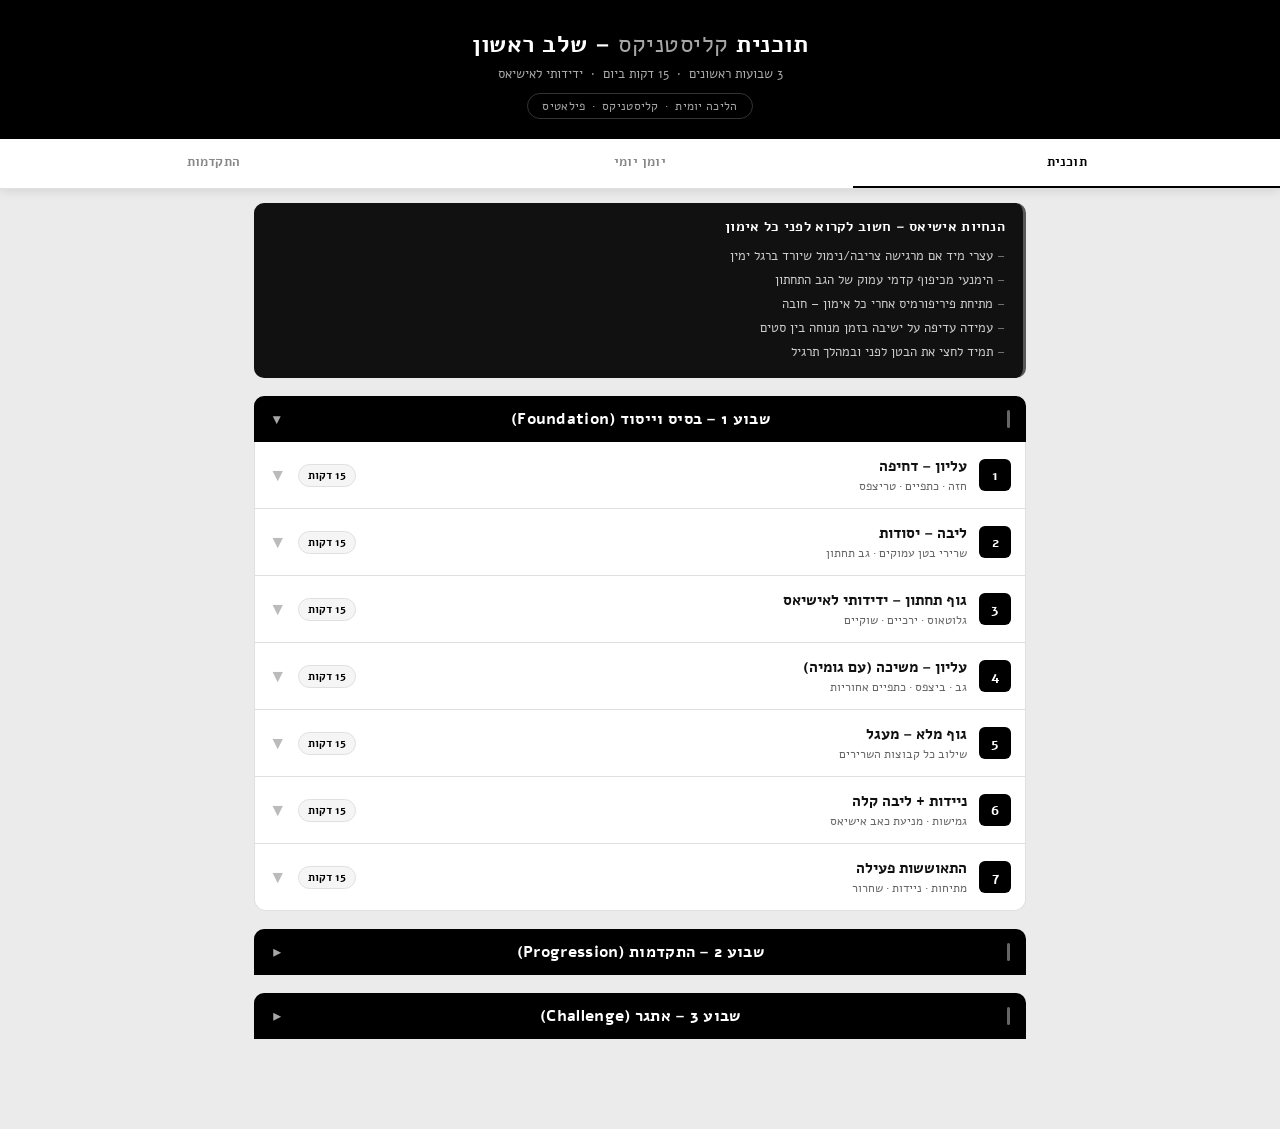
<file: index.html>
<!DOCTYPE html>
<html lang="he" dir="rtl">
<head>
<meta charset="UTF-8">
<meta name="viewport" content="width=device-width, initial-scale=1.0">
<title>תוכנית קליסטניקס | מעקב אישי</title>
<link href="https://fonts.googleapis.com/css2?family=Alef:wght@400;700&display=swap" rel="stylesheet">
<style>
:root {
  --primary: #000000;
  --primary-light: #1A1A1A;
  --accent: #000000;
  --accent-dark: #222222;
  --light: #F5F5F5;
  --bg: #EBEBEB;
  --white: #FFFFFF;
  --text-dark: #111111;
  --text-mid: #666666;
  --border: #E0E0E0;
  --shadow: 0 1px 8px rgba(0,0,0,0.07);
  --pain-high: #111111;
  --pain-mid: #666666;
  --pain-low: #BBBBBB;
}
* { margin:0; padding:0; box-sizing:border-box; }
body { font-family:'Alef', -apple-system, BlinkMacSystemFont, sans-serif; background:var(--bg); color:var(--text-dark); direction:rtl; }

/* ===== HEADER ===== */
header {
  background: #000000;
  color: white; padding: 28px 20px 20px; text-align:center;
  border-bottom: none;
}
header h1 { font-size:1.5rem; font-weight:800; letter-spacing:0.5px; }
header h1 em { color:rgba(255,255,255,0.65); font-style:normal; font-weight:400; }
header .subtitle { font-size:0.8rem; color:#AAAAAA; margin-top:5px; }
.user-badge {
  display:inline-block; border:1px solid rgba(255,255,255,0.2);
  border-radius:20px; padding:4px 14px; font-size:0.76rem;
  margin-top:10px; color:rgba(255,255,255,0.65); font-weight:400; letter-spacing:0.3px;
}

/* ===== NAVIGATION ===== */
.nav-tabs {
  display:flex; background:var(--white); border-bottom:1px solid var(--border);
  position:sticky; top:0; z-index:100; box-shadow:0 2px 10px rgba(0,0,0,0.10);
}
.nav-tab {
  flex:1; padding:15px 4px; text-align:center; cursor:pointer;
  font-size:0.82rem; color:#888; border-bottom:2px solid transparent;
  transition:all 0.2s; font-weight:700; line-height:1.3; letter-spacing:0.2px;
}
.nav-tab.active { color:#000; border-bottom-color:#000; background:var(--white); }
.nav-tab span { display:none; }

/* ===== TABS ===== */
.tab { display:none; padding:14px 14px 80px; max-width:800px; margin:0 auto; }
.tab.active { display:block; }

/* ===== WEEK SECTION ===== */
.week-section { margin-bottom:10px; }
.week-header {
  background: #000000;
  color:white; padding:12px 16px; border-radius:10px 10px 0 0;
  font-size:1rem; font-weight:800; margin-top:18px; cursor:pointer;
  display:flex; justify-content:space-between; align-items:center;
  letter-spacing:0.3px;
}
.week-header::before { content:''; display:inline-block; width:3px; height:18px; background:white; border-radius:2px; margin-left:10px; opacity:0.4; }
.week-header .week-arrow { transition:transform 0.3s; font-size:0.85rem; color:rgba(255,255,255,0.65); }
.week-header.collapsed .week-arrow { transform:rotate(-90deg); }
.week-days { border:1px solid var(--border); border-top:none; border-radius:0 0 12px 12px; overflow:hidden; }
.week-days.collapsed { display:none; }

/* ===== DAY CARD ===== */
.day-card { background:var(--white); border-bottom:1px solid var(--border); }
.day-card:last-child { border-bottom:none; }
.day-header {
  padding:14px 14px; display:flex; align-items:center; cursor:pointer;
  gap:12px; transition:background 0.15s;
}
.day-header:hover { background:var(--light); }
.day-num {
  background:#000; color:#fff; width:32px; height:32px;
  border-radius:6px; display:flex; align-items:center; justify-content:center;
  font-weight:700; font-size:0.88rem; flex-shrink:0;
}
.day-meta { flex:1; }
.day-name { font-weight:700; font-size:0.95rem; }
.day-focus { font-size:0.74rem; color:var(--text-mid); margin-top:2px; }
.day-badge {
  font-size:0.7rem; background:var(--light); color:var(--primary);
  padding:3px 9px; border-radius:20px; font-weight:700; white-space:nowrap;
  border:1px solid var(--border);
}
.day-arrow { color:#BBBBBB; transition:transform 0.3s; font-size:1.1rem; }
.day-arrow.open { transform:rotate(180deg); }
.day-body { display:none; padding:4px 14px 14px; border-top:1px solid var(--light); }
.day-body.open { display:block; }

/* ===== EXERCISES ===== */
.ex-row {
  display:flex; align-items:flex-start; padding:10px 0;
  border-bottom:1px dashed var(--border); gap:10px;
}
.ex-row:last-child { border-bottom:none; }
.ex-check {
  width:22px; height:22px; border:1.5px solid #CCCCCC; border-radius:5px;
  flex-shrink:0; cursor:pointer; display:flex; align-items:center; justify-content:center;
  transition:all 0.2s; margin-top:1px; font-size:0.85rem;
}
.ex-check.done { background:#000; border-color:#000; color:#fff; font-weight:900; }
.ex-info { flex:1; }
.ex-name { font-size:0.9rem; font-weight:700; }
.ex-sets { font-size:0.76rem; color:var(--text-mid); margin-top:2px; }
.ex-note { font-size:0.73rem; color:#888; font-style:italic; margin-top:3px; }
.sci-tag {
  display:inline-block; background:#111; color:#fff;
  font-size:0.67rem; padding:2px 8px; border-radius:4px;
  font-weight:700; margin-top:3px; letter-spacing:0.2px;
}

/* ===== SCIATICA TIPS ===== */
.tip-box {
  background:#111; border:none; border-radius:10px;
  padding:14px 18px; margin-bottom:14px; font-size:0.82rem;
  border-right:3px solid rgba(255,255,255,0.3);
}
.tip-title { font-weight:700; color:#fff; margin-bottom:8px; font-size:0.85rem; letter-spacing:0.3px; text-transform:uppercase; }
.tip-box li { color:#CCCCCC; padding:3px 0; list-style:none; }
.tip-box li::before { content:"– "; color:rgba(255,255,255,0.4); }

/* ===== LOG FORM ===== */
.card {
  background:var(--white); border-radius:10px; padding:20px 18px;
  margin-bottom:14px; box-shadow:var(--shadow); border:1px solid var(--border);
}
.card h3 {
  color:#000; font-size:0.9rem; font-weight:700; margin-bottom:14px;
  padding-bottom:10px; border-bottom:1px solid var(--border);
  display:flex; align-items:center; gap:7px; text-transform:uppercase;
  letter-spacing:0.5px;
}
.form-grid { display:grid; grid-template-columns:1fr 1fr; gap:10px; }
.form-group label {
  display:block; font-size:0.75rem; color:var(--text-mid);
  margin-bottom:5px; font-weight:700; text-transform:uppercase; letter-spacing:0.4px;
}
.form-group input, .form-group select, .form-group textarea {
  width:100%; padding:10px 12px; border:1.5px solid var(--border);
  border-radius:9px; font-size:0.88rem; color:var(--text-dark);
  background:var(--white); transition:border-color 0.2s; font-family:inherit;
}
.form-group input:focus, .form-group select:focus, .form-group textarea:focus {
  outline:none; border-color:#000; box-shadow:0 0 0 2px rgba(0,0,0,0.08);
}
.form-group.full { grid-column:1/-1; }
.form-group textarea { min-height:80px; resize:vertical; }

/* ===== SLIDERS ===== */
.slider-wrap { margin-bottom:12px; }
.slider-wrap label {
  font-size:0.75rem; color:var(--text-mid); font-weight:700;
  display:flex; justify-content:space-between; margin-bottom:8px;
  text-transform:uppercase; letter-spacing:0.4px;
}
.slider-wrap label span { font-size:1.05rem; color:#000; font-weight:700; }
input[type="range"] {
  width:100%; height:7px; -webkit-appearance:none; border-radius:4px;
  cursor:pointer; background:linear-gradient(to left, var(--pain-high), var(--pain-mid), var(--pain-low));
}
input[type="range"]::-webkit-slider-thumb {
  -webkit-appearance:none; width:22px; height:22px; border-radius:50%;
  background:#000; border:3px solid #fff; box-shadow:0 0 0 2px #000; cursor:pointer;
}
.slider-labels {
  display:flex; justify-content:space-between; font-size:0.67rem; color:#999; margin-top:4px;
}

/* ===== BUTTONS ===== */
.btn {
  padding:13px 20px; border:none; border-radius:10px; cursor:pointer;
  font-size:0.92rem; font-weight:800; transition:all 0.2s; font-family:inherit; letter-spacing:0.3px;
}
.btn-primary { background:#000; color:white; width:100%; }
.btn-primary:hover { background:#333; color:#fff; }
.btn-primary:active { transform:scale(0.98); }
.btn-danger { background:#F5F5F5; color:#555; font-size:0.72rem; padding:5px 10px; border:1px solid #DDD; border-radius:4px; }
.btn-danger:hover { background:#000; color:#fff; border-color:#000; }

/* ===== SUCCESS ===== */
.success-msg {
  background:#000; color:#fff; padding:12px 14px; border-radius:8px;
  margin-bottom:12px; display:none; font-size:0.88rem; font-weight:700;
}

/* ===== PROGRESS ===== */
.stats-grid { display:grid; grid-template-columns:repeat(2,1fr); gap:10px; margin-bottom:14px; }
.stat-card {
  background:var(--white); border-radius:12px; padding:16px; text-align:center;
  box-shadow:var(--shadow); border:1px solid var(--border); position:relative; overflow:hidden;
}
.stat-card::after { content:''; position:absolute; bottom:0; right:0; left:0; height:2px; background:#000; }
.stat-val { font-size:2rem; font-weight:700; color:#000; line-height:1.1; }
.stat-lbl { font-size:0.7rem; color:#888; margin-top:5px; font-weight:600; text-transform:uppercase; letter-spacing:0.4px; }

/* ===== CHART ===== */
.chart-wrap {
  background:var(--white); border-radius:14px; padding:16px;
  box-shadow:var(--shadow); border:1px solid var(--border); margin-bottom:14px;
}
.chart-title { font-size:0.78rem; font-weight:700; color:#000; margin-bottom:14px; text-transform:uppercase; letter-spacing:0.5px; }
.bar-chart { display:flex; align-items:flex-end; gap:4px; height:90px; border-bottom:2px solid var(--border); }
.bar-col { display:flex; flex-direction:column; align-items:center; flex:1; height:100%; justify-content:flex-end; }
.bar { width:100%; border-radius:4px 4px 0 0; min-height:3px; transition:height 0.5s; }
.bar-lbl { font-size:0.6rem; color:#AAA; margin-top:4px; text-align:center; }

/* ===== LOG TABLE ===== */
.log-table-wrap {
  background:var(--white); border-radius:14px; overflow:hidden;
  box-shadow:var(--shadow); border:1px solid var(--border); overflow-x:auto;
}
.log-table-wrap table { width:100%; border-collapse:collapse; min-width:520px; }
.log-table-wrap th {
  background:#000; color:white; padding:10px 10px;
  font-size:0.72rem; text-align:right; white-space:nowrap; font-weight:700; letter-spacing:0.4px;
}
.log-table-wrap td {
  padding:9px 10px; font-size:0.78rem; border-bottom:1px solid var(--border);
}
.log-table-wrap tr:hover td { background:var(--light); }
.pain-pill {
  display:inline-block; padding:2px 8px; border-radius:10px; font-size:0.72rem; font-weight:700;
}
.pain-low { background:#E8E8E8; color:#444; }
.pain-mid { background:#DCDCDC; color:#333; }
.pain-high { background:#222; color:#fff; }
.empty-state { text-align:center; padding:40px 20px; color:#AAA; }
.empty-icon { font-size:2rem; margin-bottom:10px; color:#CCC; }

/* ===== EXERCISE SVG ===== */
.ex-svg { margin-top:8px; background:var(--light); border-radius:8px; padding:4px 6px 2px; border:1px solid var(--border); text-align:center; }
.ex-svg svg { max-width:165px; width:100%; height:auto; display:block; margin:0 auto; }

@media(max-width:480px) {
  .form-grid { grid-template-columns:1fr; }
  .stats-grid { grid-template-columns:1fr 1fr; }
  header h1 { font-size:1.3rem; }
}

/* ===== RUNNA SCANNER ===== */
.runna-card { border:1.5px solid #000 !important; background:#fff !important; }
.runna-card h3 { color:#000 !important; border-bottom-color:var(--border) !important; }
.runna-hint { font-size:0.82rem; color:#888; margin:4px 0 12px; }
.btn-runna {
  display:block; width:100%; background:#000;
  color:#fff; border:none; padding:13px 20px; border-radius:8px;
  font-size:0.92rem; font-weight:700; cursor:pointer; text-align:center;
  letter-spacing:0.3px;
}
.btn-runna:active { opacity:0.85; transform:scale(0.98); }
#runna-status { margin-top:10px; font-size:0.85rem; color:#888; min-height:20px; text-align:center; }
#runna-preview { width:100%; border-radius:8px; margin-top:10px; border:1px solid var(--border); max-height:220px; object-fit:contain; display:none; }
.runna-found-box { background:#F5F5F5; border-radius:8px; padding:12px; margin-top:12px; border:1px solid #E0E0E0; }
.runna-found-title { font-size:0.72rem; color:#666; margin-bottom:8px; text-transform:uppercase; letter-spacing:0.4px; font-weight:700; }
.runna-found-items { display:flex; gap:10px; flex-wrap:wrap; margin-bottom:12px; }
.runna-found-item { background:#fff; border:1px solid #E0E0E0; border-radius:8px; padding:10px 16px; font-size:0.95rem; color:#000; font-weight:700; display:flex; flex-direction:column; align-items:center; }
.runna-found-item small { font-size:0.68rem; color:#888; font-weight:500; margin-bottom:3px; text-transform:uppercase; letter-spacing:0.3px; }
.btn-runna-confirm { background:#000; color:#fff; border:none; padding:11px; border-radius:8px; font-size:0.92rem; cursor:pointer; font-weight:700; width:100%; letter-spacing:0.3px; }
</style>
</head>
<body>

<header>
  <h1>תוכנית <em>קליסטניקס</em> – שלב ראשון</h1>
  <div class="subtitle">3 שבועות ראשונים &nbsp;·&nbsp; 15 דקות ביום &nbsp;·&nbsp; ידידותי לאישיאס</div>
  <div class="user-badge">הליכה יומית &nbsp;·&nbsp; קליסטניקס &nbsp;·&nbsp; פילאטיס</div>
</header>

<div class="nav-tabs">
  <div class="nav-tab active" onclick="showTab('program')">תוכנית</div>
  <div class="nav-tab" onclick="showTab('log')">יומן יומי</div>
  <div class="nav-tab" onclick="showTab('progress')">התקדמות</div>
</div>

<!-- ========== TAB 1: PROGRAM ========== -->
<div id="tab-program" class="tab active">

  <div class="tip-box">
    <div class="tip-title">הנחיות אישיאס – חשוב לקרוא לפני כל אימון</div>
    <ul>
      <li>עצרי מיד אם מרגישה צריבה/נימול שיורד ברגל ימין</li>
      <li>הימנעי מכיפוף קדמי עמוק של הגב התחתון</li>
      <li>מתיחת פיריפורמיס אחרי כל אימון – חובה</li>
      <li>עמידה עדיפה על ישיבה בזמן מנוחה בין סטים</li>
      <li>תמיד לחצי את הבטן לפני ובמהלך תרגיל</li>
    </ul>
  </div>

  <!-- WEEK 1 -->
  <div class="week-section">
    <div class="week-header" onclick="toggleWeek(this)">
      <span>שבוע 1 – בסיס וייסוד (Foundation)</span>
      <span class="week-arrow">▼</span>
    </div>
    <div class="week-days">
      <!-- Day 1 -->
      <div class="day-card">
        <div class="day-header" onclick="toggleDay(this)">
          <div class="day-num">1</div>
          <div class="day-meta">
            <div class="day-name">עליון – דחיפה</div>
            <div class="day-focus">חזה · כתפיים · טריצפס</div>
          </div>
          <div class="day-badge">15 דקות</div>
          <div class="day-arrow">▼</div>
        </div>
        <div class="day-body">
          <div class="ex-row"><div class="ex-check" onclick="toggleEx(this)"></div><div class="ex-info"><div class="ex-name">חימום – סיבובי כתפיים ופרקים</div><div class="ex-sets">2 דקות</div></div></div>
          <div class="ex-row"><div class="ex-check" onclick="toggleEx(this)"></div><div class="ex-info"><div class="ex-name">שכיבות סמיכה על הקיר</div><div class="ex-sets">3 × 15 חזרות</div><div class="ex-note">ככל שהרגליים רחוקות יותר – קשה יותר. גב ישר, בטן מהודקת.</div></div></div>
          <div class="ex-row"><div class="ex-check" onclick="toggleEx(this)"></div><div class="ex-info"><div class="ex-name">שכיבות סמיכה נטויות (ידיים על כיסא)</div><div class="ex-sets">2 × 10 חזרות</div><div class="ex-note">גוף ישר כמו קרש, אל תרכני את האגן.</div></div></div>
          <div class="ex-row"><div class="ex-check" onclick="toggleEx(this)"></div><div class="ex-info"><div class="ex-name">טריצפס דיפס על כיסא</div><div class="ex-sets">2 × 10 חזרות</div><div class="ex-note">ידיים מאחור על הכיסא, כיפוף ופתיחת המרפקים. גב ישר!</div></div></div>
          <div class="ex-row"><div class="ex-check" onclick="toggleEx(this)"></div><div class="ex-info"><div class="ex-name">מתיחות חזה וכתפיים</div><div class="ex-sets">2 דקות</div></div></div>
        </div>
      </div>
      <!-- Day 2 -->
      <div class="day-card">
        <div class="day-header" onclick="toggleDay(this)">
          <div class="day-num">2</div>
          <div class="day-meta">
            <div class="day-name">ליבה – יסודות</div>
            <div class="day-focus">שרירי בטן עמוקים · גב תחתון</div>
          </div>
          <div class="day-badge">15 דקות</div>
          <div class="day-arrow">▼</div>
        </div>
        <div class="day-body">
          <div class="ex-row"><div class="ex-check" onclick="toggleEx(this)"></div><div class="ex-info"><div class="ex-name">חימום – Cat-Cow על ארבע</div><div class="ex-sets">2 × 10 חזרות</div><div class="ex-note">נשימה: שאיפה בקמרון, נשיפה בקימור.</div><div class="sci-tag">מצוין לאישיאס</div></div></div>
          <div class="ex-row"><div class="ex-check" onclick="toggleEx(this)"></div><div class="ex-info"><div class="ex-name">Dead Bug – חרק מת</div><div class="ex-sets">3 × 6 חזרות כל צד</div><div class="ex-note">שוכבת על הגב, גב מלוחץ לרצפה. יד אחת מתארכת, רגל הנגדית. אחורה לאט!</div><div class="sci-tag">עמוד שדרה ניטרלי – בטוח לאישיאס</div></div></div>
          <div class="ex-row"><div class="ex-check" onclick="toggleEx(this)"></div><div class="ex-info"><div class="ex-name">Bird-Dog – ציפור-כלב</div><div class="ex-sets">3 × 8 חזרות כל צד</div><div class="ex-note">על ארבע, יד ישרה קדימה ורגל נגדית אחורה. החזיקי 2 שניות. שמרי על גב ישר!</div><div class="sci-tag">מחזק את השרירים התומכים בעמ"ש</div></div></div>
          <div class="ex-row"><div class="ex-check" onclick="toggleEx(this)"></div><div class="ex-info"><div class="ex-name">פלאנק על האמות</div><div class="ex-sets">3 × 20 שניות</div><div class="ex-note">אמות בקרקע, גוף ישר, אל תרימי/תורידי את האגן.</div></div></div>
          <div class="ex-row"><div class="ex-check" onclick="toggleEx(this)"></div><div class="ex-info"><div class="ex-name">מתיחת פיריפורמיס – חובה!</div><div class="ex-sets">2 × 30 שניות כל צד</div><div class="ex-note">שוכבת, ברך ימין מוצלבת על השמאלית, משכי ברך שמאל לחזה. תרגישי מתח בישבן הימני.</div><div class="sci-tag">קריטי לאישיאס!</div></div></div>
        </div>
      </div>
      <!-- Day 3 -->
      <div class="day-card">
        <div class="day-header" onclick="toggleDay(this)">
          <div class="day-num">3</div>
          <div class="day-meta">
            <div class="day-name">גוף תחתון – ידידותי לאישיאס</div>
            <div class="day-focus">גלוטאוס · ירכיים · שוקיים</div>
          </div>
          <div class="day-badge">15 דקות</div>
          <div class="day-arrow">▼</div>
        </div>
        <div class="day-body">
          <div class="ex-row"><div class="ex-check" onclick="toggleEx(this)"></div><div class="ex-info"><div class="ex-name">חימום – סיבובי ירכיים עמידה</div><div class="ex-sets">2 × 10 כל כיוון</div></div></div>
          <div class="ex-row"><div class="ex-check" onclick="toggleEx(this)"></div><div class="ex-info"><div class="ex-name">גשר גלוטאוס – Glute Bridge</div><div class="ex-sets">3 × 12 חזרות</div><div class="ex-note">שוכבת, כפות רגליים שטוחות על הרצפה קרוב לישבן. הרמת האגן למעלה, סיכוי האגן, 2 שניות למעלה.</div><div class="sci-tag">מחזק גלוטאוס – מפחית לחץ על עצב הסיאטי!</div></div></div>
          <div class="ex-row"><div class="ex-check" onclick="toggleEx(this)"></div><div class="ex-info"><div class="ex-name">ישיבת קיר – Wall Sit</div><div class="ex-sets">2 × 30 שניות</div><div class="ex-note">גב מלוחץ לקיר, ברכיים 90 מעלות. אל תושיבי נמוך מדי אם כואב.</div></div></div>
          <div class="ex-row"><div class="ex-check" onclick="toggleEx(this)"></div><div class="ex-info"><div class="ex-name">עליות מדרגה על כיסא</div><div class="ex-sets">2 × 8 כל רגל</div><div class="ex-note">כיסא יציב בלבד! עלי עם רגל ימין, הביאי שמאל, רדי. ברך מעל קרסול. איטי ומבוקר.</div></div></div>
          <div class="ex-row"><div class="ex-check" onclick="toggleEx(this)"></div><div class="ex-info"><div class="ex-name">מתיחת היפ פלקסור</div><div class="ex-sets">2 × 30 שניות כל צד</div><div class="ex-note">ברך אחת על הרצפה, הרגל השנייה קדימה בזווית 90°. הסיגי האגן קדימה קלות.</div><div class="sci-tag">מפחית מתח על עצב הסיאטי</div></div></div>
        </div>
      </div>
      <!-- Day 4 -->
      <div class="day-card">
        <div class="day-header" onclick="toggleDay(this)">
          <div class="day-num">4</div>
          <div class="day-meta">
            <div class="day-name">עליון – משיכה (עם גומיה)</div>
            <div class="day-focus">גב · ביצפס · כתפיים אחוריות</div>
          </div>
          <div class="day-badge">15 דקות</div>
          <div class="day-arrow">▼</div>
        </div>
        <div class="day-body">
          <div class="ex-row"><div class="ex-check" onclick="toggleEx(this)"></div><div class="ex-info"><div class="ex-name">חימום – מעגלי זרועות</div><div class="ex-sets">2 דקות</div></div></div>
          <div class="ex-row"><div class="ex-check" onclick="toggleEx(this)"></div><div class="ex-info"><div class="ex-name">Band Pull-Aparts – פרידות גומיה</div><div class="ex-sets">3 × 15 חזרות</div><div class="ex-note">גומיה בשתי ידיים בגובה החזה, פרידה לצדדים תוך סחיטת השכמות.</div></div></div>
          <div class="ex-row"><div class="ex-check" onclick="toggleEx(this)"></div><div class="ex-info"><div class="ex-name">Band Rows – משיכות גב</div><div class="ex-sets">3 × 12 חזרות</div><div class="ex-note">קשרי את הגומיה לידית דלת בגובה הבטן. עמדי, משכי המרפקים אחורה לצד הגוף. גב ישר!</div></div></div>
          <div class="ex-row"><div class="ex-check" onclick="toggleEx(this)"></div><div class="ex-info"><div class="ex-name">Band Face Pulls – משיכות פנים</div><div class="ex-sets">2 × 12 חזרות</div><div class="ex-note">גומיה בגובה הפנים, משכי ישירות לפנים, פרידת ידיים לצדדים.</div></div></div>
          <div class="ex-row"><div class="ex-check" onclick="toggleEx(this)"></div><div class="ex-info"><div class="ex-name">כפיפות ביצפס עם גומיה</div><div class="ex-sets">3 × 12 חזרות</div><div class="ex-note">עמדי על הגומיה, כף כל יד אוחזת בצד, כיפוף מרפקים.</div></div></div>
        </div>
      </div>
      <!-- Day 5 -->
      <div class="day-card">
        <div class="day-header" onclick="toggleDay(this)">
          <div class="day-num">5</div>
          <div class="day-meta">
            <div class="day-name">גוף מלא – מעגל</div>
            <div class="day-focus">שילוב כל קבוצות השרירים</div>
          </div>
          <div class="day-badge">15 דקות</div>
          <div class="day-arrow">▼</div>
        </div>
        <div class="day-body">
          <div class="ex-row"><div class="ex-check" onclick="toggleEx(this)"></div><div class="ex-info"><div class="ex-name">חימום</div><div class="ex-sets">2 דקות קלות</div></div></div>
          <div class="ex-row"><div class="ex-check" onclick="toggleEx(this)"></div><div class="ex-info"><div class="ex-name">שכיבות סמיכה</div><div class="ex-sets">2 × 8 חזרות</div><div class="ex-note">על ברכיים אם צריך. איכות על כמות!</div></div></div>
          <div class="ex-row"><div class="ex-check" onclick="toggleEx(this)"></div><div class="ex-info"><div class="ex-name">גשר גלוטאוס</div><div class="ex-sets">2 × 10 חזרות</div></div></div>
          <div class="ex-row"><div class="ex-check" onclick="toggleEx(this)"></div><div class="ex-info"><div class="ex-name">Bird-Dog</div><div class="ex-sets">2 × 6 כל צד</div></div></div>
          <div class="ex-row"><div class="ex-check" onclick="toggleEx(this)"></div><div class="ex-info"><div class="ex-name">פלאנק על האמות</div><div class="ex-sets">2 × 25 שניות</div></div></div>
          <div class="ex-row"><div class="ex-check" onclick="toggleEx(this)"></div><div class="ex-info"><div class="ex-name">מתיחות + פיריפורמיס</div><div class="ex-sets">2 דקות</div></div></div>
        </div>
      </div>
      <!-- Day 6 -->
      <div class="day-card">
        <div class="day-header" onclick="toggleDay(this)">
          <div class="day-num">6</div>
          <div class="day-meta">
            <div class="day-name">ניידות + ליבה קלה</div>
            <div class="day-focus">גמישות · מניעת כאב אישיאס</div>
          </div>
          <div class="day-badge">15 דקות</div>
          <div class="day-arrow">▼</div>
        </div>
        <div class="day-body">
          <div class="ex-row"><div class="ex-check" onclick="toggleEx(this)"></div><div class="ex-info"><div class="ex-name">Cat-Cow</div><div class="ex-sets">2 × 10, איטי ומודע</div><div class="sci-tag">מתח ושחרור עמ"ש</div></div></div>
          <div class="ex-row"><div class="ex-check" onclick="toggleEx(this)"></div><div class="ex-info"><div class="ex-name">פלאנק צדדי</div><div class="ex-sets">2 × 15 שניות כל צד</div><div class="ex-note">ניתן לבצע על ברך לשינוי. גוף ישר בקו אחד.</div></div></div>
          <div class="ex-row"><div class="ex-check" onclick="toggleEx(this)"></div><div class="ex-info"><div class="ex-name">Clamshell עם גומיה</div><div class="ex-sets">3 × 12 כל צד</div><div class="ex-note">שוכבת בצד, גומיה על הברכיים, פתחי ברך עליונה כמו צדפה. ירכיים קדימה!</div><div class="sci-tag">Glute Medius – מחזק מניעת לחץ על סיאטי</div></div></div>
          <div class="ex-row"><div class="ex-check" onclick="toggleEx(this)"></div><div class="ex-info"><div class="ex-name">מתיחת פיריפורמיס</div><div class="ex-sets">2 × 45 שניות כל צד</div><div class="sci-tag">חיוני! עשי זאת בכל יום!</div></div></div>
          <div class="ex-row"><div class="ex-check" onclick="toggleEx(this)"></div><div class="ex-info"><div class="ex-name">מתיחת היפ פלקסור</div><div class="ex-sets">2 × 45 שניות כל צד</div></div></div>
          <div class="ex-row"><div class="ex-check" onclick="toggleEx(this)"></div><div class="ex-info"><div class="ex-name">נשימות בטן עמוקות</div><div class="ex-sets">2 דקות שכיבה</div><div class="ex-note">שאיפה לבטן 4 ספירות, נשיפה 6 ספירות. מרגיע את מערכת העצבים.</div></div></div>
        </div>
      </div>
      <!-- Day 7 -->
      <div class="day-card">
        <div class="day-header" onclick="toggleDay(this)">
          <div class="day-num">7</div>
          <div class="day-meta">
            <div class="day-name">התאוששות פעילה</div>
            <div class="day-focus">מתיחות · ניידות · שחרור</div>
          </div>
          <div class="day-badge">15 דקות</div>
          <div class="day-arrow">▼</div>
        </div>
        <div class="day-body">
          <div class="ex-row"><div class="ex-check" onclick="toggleEx(this)"></div><div class="ex-info"><div class="ex-name">עמידה על קצות האצבעות – Calf Raises</div><div class="ex-sets">3 × 15 חזרות</div><div class="ex-note">אחיזה בקיר לאיזון, עלי לאט 2 שניות ורדי 3 שניות.</div></div></div>
          <div class="ex-row"><div class="ex-check" onclick="toggleEx(this)"></div><div class="ex-info"><div class="ex-name">מתיחת חזה בפינת חדר</div><div class="ex-sets">2 × 30 שניות</div><div class="ex-note">ידיים נגד קירות בפינה, הישני קדימה. פתח יפה!</div></div></div>
          <div class="ex-row"><div class="ex-check" onclick="toggleEx(this)"></div><div class="ex-info"><div class="ex-name">מתיחת ירך קדמית</div><div class="ex-sets">2 × 30 שניות כל צד</div><div class="ex-note">עמידה, ידית דלת לאיזון, קרבי עקב לישבן.</div></div></div>
          <div class="ex-row"><div class="ex-check" onclick="toggleEx(this)"></div><div class="ex-info"><div class="ex-name">מתיחת שוק</div><div class="ex-sets">2 × 30 שניות כל צד</div><div class="ex-note">ידיים בקיר, רגל אחת אחורה, עקב ברצפה.</div></div></div>
          <div class="ex-row"><div class="ex-check" onclick="toggleEx(this)"></div><div class="ex-info"><div class="ex-name">Child's Pose – תנוחת הילד</div><div class="ex-sets">60 שניות</div><div class="ex-note">ברכיים מחולקות, ידיים מתארכות קדימה. נשמי לגב.</div><div class="sci-tag">שחרור מצוין לגב תחתון</div></div></div>
        </div>
      </div>
    </div>
  </div>

  <!-- WEEK 2 -->
  <div class="week-section">
    <div class="week-header collapsed" onclick="toggleWeek(this)">
      <span>שבוע 2 – התקדמות (Progression)</span>
      <span class="week-arrow">▼</span>
    </div>
    <div class="week-days collapsed">
      <div class="day-card">
        <div class="day-header" onclick="toggleDay(this)">
          <div class="day-num">1</div>
          <div class="day-meta"><div class="day-name">עליון – דחיפה (מתקדם)</div><div class="day-focus">שכיבות סמיכה מלאות + פתיחת כתפיים</div></div>
          <div class="day-badge">15 דקות</div><div class="day-arrow">▼</div>
        </div>
        <div class="day-body">
          <div class="ex-row"><div class="ex-check" onclick="toggleEx(this)"></div><div class="ex-info"><div class="ex-name">שכיבות סמיכה מלאות</div><div class="ex-sets">3 × 10 חזרות</div><div class="ex-note">אם קשה – חלק מהסטים על הברכיים. ניסי!</div></div></div>
          <div class="ex-row"><div class="ex-check" onclick="toggleEx(this)"></div><div class="ex-info"><div class="ex-name">שכיבות סמיכה רוחב (wide grip)</div><div class="ex-sets">2 × 8 חזרות</div><div class="ex-note">ידיים רחבות מהכתפיים – עובד יותר על החזה.</div></div></div>
          <div class="ex-row"><div class="ex-check" onclick="toggleEx(this)"></div><div class="ex-info"><div class="ex-name">Pike Push-Ups (V הפוך)</div><div class="ex-sets">2 × 8 חזרות</div><div class="ex-note">ירכיים למעלה, גוף V הפוך, הורידי הראש בין הידיים. כתפיים!</div></div></div>
          <div class="ex-row"><div class="ex-check" onclick="toggleEx(this)"></div><div class="ex-info"><div class="ex-name">טריצפס דיפס על כיסא</div><div class="ex-sets">3 × 12 חזרות</div></div></div>
          <div class="ex-row"><div class="ex-check" onclick="toggleEx(this)"></div><div class="ex-info"><div class="ex-name">מתיחות + פיריפורמיס</div><div class="ex-sets">2 דקות</div></div></div>
        </div>
      </div>
      <div class="day-card">
        <div class="day-header" onclick="toggleDay(this)">
          <div class="day-num">2</div>
          <div class="day-meta"><div class="day-name">ליבה מתקדמת</div><div class="day-focus">יציבות · ריאות ליבה</div></div>
          <div class="day-badge">15 דקות</div><div class="day-arrow">▼</div>
        </div>
        <div class="day-body">
          <div class="ex-row"><div class="ex-check" onclick="toggleEx(this)"></div><div class="ex-info"><div class="ex-name">Dead Bug – איטי מאוד</div><div class="ex-sets">3 × 8 כל צד</div><div class="ex-note">אחזי כל חזרה 3 שניות. קשה יותר!</div></div></div>
          <div class="ex-row"><div class="ex-check" onclick="toggleEx(this)"></div><div class="ex-info"><div class="ex-name">Bird-Dog עם החזקה</div><div class="ex-sets">3 × 10 כל צד</div><div class="ex-note">החזיקי 3 שניות בכל חזרה.</div></div></div>
          <div class="ex-row"><div class="ex-check" onclick="toggleEx(this)"></div><div class="ex-info"><div class="ex-name">פלאנק על האמות</div><div class="ex-sets">3 × 30 שניות</div></div></div>
          <div class="ex-row"><div class="ex-check" onclick="toggleEx(this)"></div><div class="ex-info"><div class="ex-name">פלאנק צדדי</div><div class="ex-sets">2 × 20 שניות כל צד</div></div></div>
          <div class="ex-row"><div class="ex-check" onclick="toggleEx(this)"></div><div class="ex-info"><div class="ex-name">מתיחת פיריפורמיס</div><div class="ex-sets">2 × 40 שניות כל צד</div><div class="sci-tag">חובה!</div></div></div>
        </div>
      </div>
      <div class="day-card">
        <div class="day-header" onclick="toggleDay(this)">
          <div class="day-num">3</div>
          <div class="day-meta"><div class="day-name">גוף תחתון מתקדם</div><div class="day-focus">כוח גלוטאוס · יציבות חד-צדדית</div></div>
          <div class="day-badge">15 דקות</div><div class="day-arrow">▼</div>
        </div>
        <div class="day-body">
          <div class="ex-row"><div class="ex-check" onclick="toggleEx(this)"></div><div class="ex-info"><div class="ex-name">גשר גלוטאוס עם עצירה</div><div class="ex-sets">3 × 15 חזרות</div><div class="ex-note">עצרי 2 שניות בחלק העליון. סחטי את הגלוטאוס!</div></div></div>
          <div class="ex-row"><div class="ex-check" onclick="toggleEx(this)"></div><div class="ex-info"><div class="ex-name">גשר גלוטאוס חד-רגלי (התחלה)</div><div class="ex-sets">2 × 5 כל רגל</div><div class="ex-note">רגל אחת מורמת, עלי על הרגל השנייה בלבד. איטי!</div><div class="sci-tag">עצרי אם כואב ברגל ימין</div></div></div>
          <div class="ex-row"><div class="ex-check" onclick="toggleEx(this)"></div><div class="ex-info"><div class="ex-name">Clamshell עם גומיה</div><div class="ex-sets">3 × 15 כל צד</div></div></div>
          <div class="ex-row"><div class="ex-check" onclick="toggleEx(this)"></div><div class="ex-info"><div class="ex-name">ישיבת קיר</div><div class="ex-sets">3 × 40 שניות</div></div></div>
          <div class="ex-row"><div class="ex-check" onclick="toggleEx(this)"></div><div class="ex-info"><div class="ex-name">מתיחות ירך ופיריפורמיס</div><div class="ex-sets">2 דקות</div></div></div>
        </div>
      </div>
      <div class="day-card">
        <div class="day-header" onclick="toggleDay(this)">
          <div class="day-num">4</div>
          <div class="day-meta"><div class="day-name">עליון – משיכה מתקדם</div><div class="day-focus">גב · כתפיים · ביצפס</div></div>
          <div class="day-badge">15 דקות</div><div class="day-arrow">▼</div>
        </div>
        <div class="day-body">
          <div class="ex-row"><div class="ex-check" onclick="toggleEx(this)"></div><div class="ex-info"><div class="ex-name">Band Pull-Aparts</div><div class="ex-sets">3 × 18 חזרות</div></div></div>
          <div class="ex-row"><div class="ex-check" onclick="toggleEx(this)"></div><div class="ex-info"><div class="ex-name">Band Rows</div><div class="ex-sets">4 × 12 חזרות</div><div class="ex-note">הוסיפי גומיה חזקה יותר אם קל מדי.</div></div></div>
          <div class="ex-row"><div class="ex-check" onclick="toggleEx(this)"></div><div class="ex-info"><div class="ex-name">Band Face Pulls</div><div class="ex-sets">3 × 15 חזרות</div></div></div>
          <div class="ex-row"><div class="ex-check" onclick="toggleEx(this)"></div><div class="ex-info"><div class="ex-name">כפיפות ביצפס</div><div class="ex-sets">3 × 15 חזרות</div></div></div>
        </div>
      </div>
      <div class="day-card">
        <div class="day-header" onclick="toggleDay(this)">
          <div class="day-num">5</div><div class="day-meta"><div class="day-name">גוף מלא – מעגל מתקדם</div><div class="day-focus">עצימות גבוהה יותר</div></div>
          <div class="day-badge">15 דקות</div><div class="day-arrow">▼</div>
        </div>
        <div class="day-body">
          <div class="ex-row"><div class="ex-check" onclick="toggleEx(this)"></div><div class="ex-info"><div class="ex-name">שכיבות סמיכה מלאות</div><div class="ex-sets">3 × 8 חזרות</div></div></div>
          <div class="ex-row"><div class="ex-check" onclick="toggleEx(this)"></div><div class="ex-info"><div class="ex-name">גשר גלוטאוס עם עצירה</div><div class="ex-sets">3 × 12 חזרות</div></div></div>
          <div class="ex-row"><div class="ex-check" onclick="toggleEx(this)"></div><div class="ex-info"><div class="ex-name">Bird-Dog עם החזקה</div><div class="ex-sets">3 × 8 כל צד</div></div></div>
          <div class="ex-row"><div class="ex-check" onclick="toggleEx(this)"></div><div class="ex-info"><div class="ex-name">פלאנק + פלאנק צדדי</div><div class="ex-sets">30 שניות + 15 שניות כל צד</div></div></div>
          <div class="ex-row"><div class="ex-check" onclick="toggleEx(this)"></div><div class="ex-info"><div class="ex-name">מתיחות ופיריפורמיס</div><div class="ex-sets">2 דקות</div></div></div>
        </div>
      </div>
      <div class="day-card">
        <div class="day-header" onclick="toggleDay(this)">
          <div class="day-num">6</div><div class="day-meta"><div class="day-name">ניידות עמוקה</div><div class="day-focus">שחרור + חיזוק הגנה על סיאטי</div></div>
          <div class="day-badge">15 דקות</div><div class="day-arrow">▼</div>
        </div>
        <div class="day-body">
          <div class="ex-row"><div class="ex-check" onclick="toggleEx(this)"></div><div class="ex-info"><div class="ex-name">Cat-Cow + Thread the Needle</div><div class="ex-sets">2 × 8 כל צד</div><div class="ex-note">על ארבע, הכניסי יד אחת מתחת לגוף בסיבוב.</div></div></div>
          <div class="ex-row"><div class="ex-check" onclick="toggleEx(this)"></div><div class="ex-info"><div class="ex-name">Clamshell מתקדם</div><div class="ex-sets">3 × 15 כל צד</div></div></div>
          <div class="ex-row"><div class="ex-check" onclick="toggleEx(this)"></div><div class="ex-info"><div class="ex-name">פלאנק צדדי עם הרמת רגל</div><div class="ex-sets">2 × 10 כל צד</div><div class="ex-note">פלאנק צדדי, הרמי ברך עליונה קלות. רק אם לא כואב!</div></div></div>
          <div class="ex-row"><div class="ex-check" onclick="toggleEx(this)"></div><div class="ex-info"><div class="ex-name">מתיחת פיריפורמיס עמוקה</div><div class="ex-sets">3 × 45 שניות כל צד</div><div class="sci-tag">חיוני!</div></div></div>
          <div class="ex-row"><div class="ex-check" onclick="toggleEx(this)"></div><div class="ex-info"><div class="ex-name">נשימות תיאפרגמה</div><div class="ex-sets">3 דקות</div></div></div>
        </div>
      </div>
      <div class="day-card">
        <div class="day-header" onclick="toggleDay(this)">
          <div class="day-num">7</div><div class="day-meta"><div class="day-name">התאוששות פעילה</div><div class="day-focus">ניידות קלה + מתיחות</div></div>
          <div class="day-badge">15 דקות</div><div class="day-arrow">▼</div>
        </div>
        <div class="day-body">
          <div class="ex-row"><div class="ex-check" onclick="toggleEx(this)"></div><div class="ex-info"><div class="ex-name">Calf Raises</div><div class="ex-sets">3 × 20 חזרות</div><div class="ex-note">עלי לאט 2 שניות, רדי 3 שניות. שלוש הפסקות קצרות.</div></div></div>
          <div class="ex-row"><div class="ex-check" onclick="toggleEx(this)"></div><div class="ex-info"><div class="ex-name">מתיחות מלאות לכל הגוף</div><div class="ex-sets">10 דקות</div><div class="ex-note">שרשרת: חזה, כתפיים, ירך, שוק, פיריפורמיס, Child's Pose.</div></div></div>
        </div>
      </div>
    </div>
  </div>

  <!-- WEEK 3 -->
  <div class="week-section">
    <div class="week-header collapsed" onclick="toggleWeek(this)">
      <span>שבוע 3 – אתגר (Challenge)</span>
      <span class="week-arrow">▼</span>
    </div>
    <div class="week-days collapsed">
      <div class="day-card">
        <div class="day-header" onclick="toggleDay(this)">
          <div class="day-num">1</div><div class="day-meta"><div class="day-name">עליון – דחיפה (אתגר)</div><div class="day-focus">כוח + נפח</div></div>
          <div class="day-badge">15 דקות</div><div class="day-arrow">▼</div>
        </div>
        <div class="day-body">
          <div class="ex-row"><div class="ex-check" onclick="toggleEx(this)"></div><div class="ex-info"><div class="ex-name">שכיבות סמיכה מלאות</div><div class="ex-sets">3 × 12 חזרות</div></div></div>
          <div class="ex-row"><div class="ex-check" onclick="toggleEx(this)"></div><div class="ex-info"><div class="ex-name">שכיבות סמיכה רוחב</div><div class="ex-sets">2 × 10 חזרות</div></div></div>
          <div class="ex-row"><div class="ex-check" onclick="toggleEx(this)"></div><div class="ex-info"><div class="ex-name">Diamond Push-Ups – יהלום</div><div class="ex-sets">2 × 6 חזרות</div><div class="ex-note">ידיים צרות בצורת יהלום. מאתגר! על הברכיים אם צריך.</div></div></div>
          <div class="ex-row"><div class="ex-check" onclick="toggleEx(this)"></div><div class="ex-info"><div class="ex-name">Pike Push-Ups</div><div class="ex-sets">2 × 10 חזרות</div></div></div>
          <div class="ex-row"><div class="ex-check" onclick="toggleEx(this)"></div><div class="ex-info"><div class="ex-name">טריצפס דיפס</div><div class="ex-sets">3 × 15 חזרות</div></div></div>
        </div>
      </div>
      <div class="day-card">
        <div class="day-header" onclick="toggleDay(this)">
          <div class="day-num">2</div><div class="day-meta"><div class="day-name">ליבה – אתגר</div><div class="day-focus">עמידות + כוח</div></div>
          <div class="day-badge">15 דקות</div><div class="day-arrow">▼</div>
        </div>
        <div class="day-body">
          <div class="ex-row"><div class="ex-check" onclick="toggleEx(this)"></div><div class="ex-info"><div class="ex-name">Dead Bug – טמפו איטי</div><div class="ex-sets">3 × 8 כל צד</div><div class="ex-note">4 שניות ירידה, 2 שניות החזקה, עלייה.</div></div></div>
          <div class="ex-row"><div class="ex-check" onclick="toggleEx(this)"></div><div class="ex-info"><div class="ex-name">Bird-Dog + גומיה</div><div class="ex-sets">3 × 10 כל צד</div><div class="ex-note">גומיה על כף הרגל בזמן הרמת הרגל. כוח!</div></div></div>
          <div class="ex-row"><div class="ex-check" onclick="toggleEx(this)"></div><div class="ex-info"><div class="ex-name">פלאנק על האמות</div><div class="ex-sets">3 × 40 שניות</div></div></div>
          <div class="ex-row"><div class="ex-check" onclick="toggleEx(this)"></div><div class="ex-info"><div class="ex-name">פלאנק צדדי</div><div class="ex-sets">3 × 25 שניות כל צד</div></div></div>
          <div class="ex-row"><div class="ex-check" onclick="toggleEx(this)"></div><div class="ex-info"><div class="ex-name">מתיחת פיריפורמיס</div><div class="ex-sets">2 × 45 שניות</div><div class="sci-tag">חובה!</div></div></div>
        </div>
      </div>
      <div class="day-card">
        <div class="day-header" onclick="toggleDay(this)">
          <div class="day-num">3</div><div class="day-meta"><div class="day-name">גוף תחתון – אתגר</div><div class="day-focus">כוח חד-צדדי + יציבות</div></div>
          <div class="day-badge">15 דקות</div><div class="day-arrow">▼</div>
        </div>
        <div class="day-body">
          <div class="ex-row"><div class="ex-check" onclick="toggleEx(this)"></div><div class="ex-info"><div class="ex-name">גשר גלוטאוס חד-רגלי</div><div class="ex-sets">3 × 8 כל רגל</div><div class="ex-note">רגל אחת מורמת, עלי על הרגל השנייה. מלא ביטחון!</div><div class="sci-tag">עצרי אם כואב ברגל ימין</div></div></div>
          <div class="ex-row"><div class="ex-check" onclick="toggleEx(this)"></div><div class="ex-info"><div class="ex-name">Sumo Squat – סקווט סומו</div><div class="ex-sets">3 × 12 חזרות</div><div class="ex-note">רגליים רחבות, אצבעות החוצה 45°. ירדי רק עד שלא כואב. גב ישר!</div></div></div>
          <div class="ex-row"><div class="ex-check" onclick="toggleEx(this)"></div><div class="ex-info"><div class="ex-name">Clamshell עם גומיה</div><div class="ex-sets">3 × 18 כל צד</div></div></div>
          <div class="ex-row"><div class="ex-check" onclick="toggleEx(this)"></div><div class="ex-info"><div class="ex-name">עליות כיסא</div><div class="ex-sets">3 × 12 כל רגל</div></div></div>
          <div class="ex-row"><div class="ex-check" onclick="toggleEx(this)"></div><div class="ex-info"><div class="ex-name">מתיחות ירך + פיריפורמיס</div><div class="ex-sets">2 דקות</div></div></div>
        </div>
      </div>
      <div class="day-card">
        <div class="day-header" onclick="toggleDay(this)">
          <div class="day-num">4</div><div class="day-meta"><div class="day-name">עליון – משיכה (אתגר)</div><div class="day-focus">כוח גב + ביצפס</div></div>
          <div class="day-badge">15 דקות</div><div class="day-arrow">▼</div>
        </div>
        <div class="day-body">
          <div class="ex-row"><div class="ex-check" onclick="toggleEx(this)"></div><div class="ex-info"><div class="ex-name">Band Pull-Aparts עם גומיה חזקה</div><div class="ex-sets">4 × 15 חזרות</div></div></div>
          <div class="ex-row"><div class="ex-check" onclick="toggleEx(this)"></div><div class="ex-info"><div class="ex-name">Band Rows</div><div class="ex-sets">4 × 15 חזרות</div></div></div>
          <div class="ex-row"><div class="ex-check" onclick="toggleEx(this)"></div><div class="ex-info"><div class="ex-name">Band Face Pulls</div><div class="ex-sets">3 × 15 חזרות</div></div></div>
          <div class="ex-row"><div class="ex-check" onclick="toggleEx(this)"></div><div class="ex-info"><div class="ex-name">Supinated Band Pulldown</div><div class="ex-sets">3 × 12 חזרות</div><div class="ex-note">גומיה מעל הראש, כפות ידיים כלפי מטה, משיכה לחזה.</div></div></div>
          <div class="ex-row"><div class="ex-check" onclick="toggleEx(this)"></div><div class="ex-info"><div class="ex-name">כפיפות ביצפס איטיות</div><div class="ex-sets">3 × 12 חזרות</div><div class="ex-note">3 שניות עלייה, עצירה, 3 שניות ירידה.</div></div></div>
        </div>
      </div>
      <div class="day-card">
        <div class="day-header" onclick="toggleDay(this)">
          <div class="day-num">5</div><div class="day-meta"><div class="day-name">גוף מלא – מעגל אתגר</div><div class="day-focus">עצימות מירבית 15 דקות</div></div>
          <div class="day-badge">15 דקות</div><div class="day-arrow">▼</div>
        </div>
        <div class="day-body">
          <div class="ex-row"><div class="ex-check" onclick="toggleEx(this)"></div><div class="ex-info"><div class="ex-name">שכיבות סמיכה מלאות</div><div class="ex-sets">3 × 12 חזרות</div></div></div>
          <div class="ex-row"><div class="ex-check" onclick="toggleEx(this)"></div><div class="ex-info"><div class="ex-name">גשר גלוטאוס חד-רגלי</div><div class="ex-sets">2 × 8 כל רגל</div></div></div>
          <div class="ex-row"><div class="ex-check" onclick="toggleEx(this)"></div><div class="ex-info"><div class="ex-name">Bird-Dog עם החזקה 3 שניות</div><div class="ex-sets">3 × 8 כל צד</div></div></div>
          <div class="ex-row"><div class="ex-check" onclick="toggleEx(this)"></div><div class="ex-info"><div class="ex-name">פלאנק על האמות</div><div class="ex-sets">3 × 40 שניות</div></div></div>
          <div class="ex-row"><div class="ex-check" onclick="toggleEx(this)"></div><div class="ex-info"><div class="ex-name">Band Pull-Aparts</div><div class="ex-sets">2 × 15 חזרות</div></div></div>
          <div class="ex-row"><div class="ex-check" onclick="toggleEx(this)"></div><div class="ex-info"><div class="ex-name">מתיחות ופיריפורמיס</div><div class="ex-sets">2 דקות</div></div></div>
        </div>
      </div>
      <div class="day-card">
        <div class="day-header" onclick="toggleDay(this)">
          <div class="day-num">6</div><div class="day-meta"><div class="day-name">ניידות מתקדמת</div><div class="day-focus">שחרור עמוק + חיזוק</div></div>
          <div class="day-badge">15 דקות</div><div class="day-arrow">▼</div>
        </div>
        <div class="day-body">
          <div class="ex-row"><div class="ex-check" onclick="toggleEx(this)"></div><div class="ex-info"><div class="ex-name">90/90 Hip Stretch</div><div class="ex-sets">2 × 60 שניות כל צד</div><div class="ex-note">ישיבה על הרצפה, שתי הרגליים ב-90°. נשמי לתוך המתיחה.</div><div class="sci-tag">מצוין לאישיאס!</div></div></div>
          <div class="ex-row"><div class="ex-check" onclick="toggleEx(this)"></div><div class="ex-info"><div class="ex-name">Clamshell מתקדם</div><div class="ex-sets">3 × 20 כל צד</div></div></div>
          <div class="ex-row"><div class="ex-check" onclick="toggleEx(this)"></div><div class="ex-info"><div class="ex-name">מתיחת פיריפורמיס עמוקה</div><div class="ex-sets">3 × 60 שניות כל צד</div><div class="sci-tag">חיוני!</div></div></div>
          <div class="ex-row"><div class="ex-check" onclick="toggleEx(this)"></div><div class="ex-info"><div class="ex-name">Child's Pose מורחב</div><div class="ex-sets">2 × 60 שניות</div></div></div>
        </div>
      </div>
      <div class="day-card">
        <div class="day-header" onclick="toggleDay(this)">
          <div class="day-num">7</div><div class="day-meta"><div class="day-name">התאוששות פעילה</div><div class="day-focus">מוכנות לשבוע הבא</div></div>
          <div class="day-badge">15 דקות</div><div class="day-arrow">▼</div>
        </div>
        <div class="day-body">
          <div class="ex-row"><div class="ex-check" onclick="toggleEx(this)"></div><div class="ex-info"><div class="ex-name">Calf Raises איטיות</div><div class="ex-sets">3 × 20 חזרות</div></div></div>
          <div class="ex-row"><div class="ex-check" onclick="toggleEx(this)"></div><div class="ex-info"><div class="ex-name">מתיחות מלאות גוף</div><div class="ex-sets">12 דקות</div><div class="ex-note">לקיי את כל השרירים שעבדת עליהם השבוע. פינקי את עצמך!</div></div></div>
        </div>
      </div>
    </div>
  </div>

</div><!-- end tab-program -->

<!-- ========== TAB 2: LOG ========== -->
<div id="tab-log" class="tab">
  <div class="success-msg" id="success-msg">הרשומה נשמרה בהצלחה</div>

  <div class="card">
    <h3>פרטי היום</h3>
    <div class="form-grid">
      <div class="form-group">
        <label>תאריך</label>
        <input type="date" id="log-date">
      </div>
      <div class="form-group">
        <label>שבוע תוכנית</label>
        <select id="log-week">
          <option value="1">שבוע 1 – בסיס</option>
          <option value="2">שבוע 2 – התקדמות</option>
          <option value="3">שבוע 3 – אתגר</option>
        </select>
      </div>
      <div class="form-group full">
        <label>אימון שבוצע</label>
        <select id="log-workout">
          <option value="יום 1 – עליון דחיפה">יום 1 – עליון דחיפה</option>
          <option value="יום 2 – ליבה">יום 2 – ליבה</option>
          <option value="יום 3 – גוף תחתון">יום 3 – גוף תחתון</option>
          <option value="יום 4 – עליון משיכה">יום 4 – עליון משיכה</option>
          <option value="יום 5 – גוף מלא">יום 5 – גוף מלא</option>
          <option value="יום 6 – ניידות">יום 6 – ניידות</option>
          <option value="יום 7 – התאוששות">יום 7 – התאוששות</option>
          <option value="פילאטיס מכשירים">פילאטיס מכשירים (שיעור)</option>
          <option value="מנוחה">מנוחה / לא אימנתי</option>
        </select>
      </div>
    </div>
  </div>

  <div class="card runna-card">
    <h3>סריקת Runna – אוטומטי</h3>
    <p class="runna-hint">צלמי צילום מסך מ-Runna → לחצי כאן → הנתונים ימולאו לבד</p>
    <button class="btn-runna" onclick="document.getElementById('runna-input').click()">העלי צילום מסך מ-Runna</button>
    <input type="file" id="runna-input" accept="image/*" style="display:none" onchange="scanRunna(this)">
    <div id="runna-status"></div>
    <img id="runna-preview" alt="תצוגה מקדימה">
    <div id="runna-found"></div>
  </div>

  <div class="card">
    <h3>קרדיו – הליכה / ריצה</h3>
    <div class="form-grid">
      <div class="form-group">
        <label>סוג</label>
        <select id="cardio-type">
          <option value="הליכה מהירה">הליכה מהירה</option>
          <option value="ריצה">ריצה</option>
          <option value="שילוב">שילוב הליכה+ריצה</option>
          <option value="לא">לא ביצעתי קרדיו</option>
        </select>
      </div>
      <div class="form-group">
        <label>קילומטר</label>
        <input type="number" id="cardio-km" placeholder="8.5" step="0.1" min="0">
      </div>
      <div class="form-group">
        <label>זמן כולל (דקות)</label>
        <input type="number" id="cardio-time" placeholder="80" min="0">
      </div>
      <div class="form-group">
        <label>קצב ממוצע (דק'/ק"מ)</label>
        <input type="text" id="cardio-pace" placeholder="9:26" pattern="[0-9]+:[0-5][0-9]">
      </div>
      <div class="form-group">
        <label>קצב מקסימלי (דק'/ק"מ)</label>
        <input type="text" id="cardio-maxpace" placeholder="6:01" pattern="[0-9]+:[0-5][0-9]">
      </div>
      <div class="form-group">
        <label>קדנס ממוצע (צעד/דקה)</label>
        <input type="number" id="cardio-cadence" placeholder="123" min="0" max="250">
      </div>
      <div class="form-group">
        <label>עלייה מצטברת (מ')</label>
        <input type="number" id="cardio-elevation" placeholder="48" min="0">
      </div>
    </div>
  </div>

  <div class="card">
    <h3>תחושות ואישיאס</h3>
    <div class="slider-wrap">
      <label>
        כאב אישיאס
        <span id="pain-val">0</span>/10
      </label>
      <input type="range" id="pain-slider" min="0" max="10" value="0" oninput="updateSlider('pain')">
      <div class="slider-labels"><span>0 – ללא כאב</span><span>5 – בינוני</span><span>10 – חזק</span></div>
    </div>
    <div class="slider-wrap">
      <label>
        רמת אנרגיה
        <span id="energy-val">5</span>/10
      </label>
      <input type="range" id="energy-slider" min="0" max="10" value="5" oninput="updateSlider('energy')">
      <div class="slider-labels"><span>0 – תשושה</span><span>5 – רגיל</span><span>10 – מצוינת</span></div>
    </div>
    <div class="form-group full" style="margin-top:8px;">
      <label>היכן הרגשת כאב? (אופציונלי)</label>
      <input type="text" id="pain-location" placeholder="למשל: ישבן ימין, ירידה לרגל...">
    </div>
  </div>

  <div class="card">
    <h3>הערות ותצפיות</h3>
    <div class="form-group full">
      <label>הערות חופשיות – כאב, הישגים, תחושות, שאלות לשיעור הבא:</label>
      <textarea id="log-notes" placeholder="למשל: הרגשתי טוב בגשר גלוטאוס, הצלחתי 3 סטים שלמים! כאב קצת בישבן ימין אחרי Bird-Dog..."></textarea>
    </div>
    <button class="btn btn-primary" onclick="saveLog()">שמור יומן יום זה</button>
  </div>
</div>

<!-- ========== TAB 3: PROGRESS ========== -->
<div id="tab-progress" class="tab">
  <div class="stats-grid" id="stats-grid">
    <div class="stat-card"><div class="stat-val" id="stat-workouts">0</div><div class="stat-lbl">אימונים שהושלמו</div></div>
    <div class="stat-card"><div class="stat-val" id="stat-km">0</div><div class="stat-lbl">ק"מ כולל</div></div>
    <div class="stat-card"><div class="stat-val" id="stat-pain">–</div><div class="stat-lbl">כאב ממוצע</div></div>
    <div class="stat-card"><div class="stat-val" id="stat-streak">0</div><div class="stat-lbl">ימים ברצף</div></div>
  </div>

  <div class="chart-wrap">
    <div class="chart-title">כאב אישיאס – 14 ימים אחרונים</div>
    <div class="bar-chart" id="pain-chart"></div>
  </div>

  <div class="chart-wrap">
    <div class="chart-title">קילומטרים – 14 ימים אחרונים</div>
    <div class="bar-chart" id="km-chart"></div>
  </div>

  <div class="log-table-wrap">
    <table>
      <thead>
        <tr>
          <th>תאריך</th>
          <th>שבוע</th>
          <th>אימון</th>
          <th>ק"מ</th>
          <th>זמן</th>
          <th>קצב</th>
          <th>קדנס</th>
          <th>עלייה</th>
          <th>כאב</th>
          <th>הערות</th>
          <th></th>
        </tr>
      </thead>
      <tbody id="log-tbody"></tbody>
    </table>
    <div class="empty-state" id="empty-state">
      <div class="empty-icon">—</div>
      <div>עדיין אין רשומות. התחילי לתעד את האימונים שלך!</div>
    </div>
  </div>
</div>

<script>
// ===== STATE =====
let logs = JSON.parse(localStorage.getItem('cali-logs') || '[]');

// ===== EXERCISE SVG ILLUSTRATIONS =====
const EX_SVGS = {

birdDog: `<svg xmlns="http://www.w3.org/2000/svg" viewBox="0 0 165 108"><rect width="165" height="108" fill="white" rx="6"/>
<line x1="5" y1="92" x2="160" y2="92" stroke="#DDD" stroke-width="1.5"/>
<circle cx="130" cy="52" r="9" fill="#222"/>
<line x1="121" y1="56" x2="55" y2="56" stroke="#222" stroke-width="9" stroke-linecap="round"/>
<line x1="121" y1="56" x2="150" y2="40" stroke="#000000" stroke-width="8" stroke-linecap="round"/>
<polygon points="155,34 148,42 142,37" fill="#000000"/>
<line x1="55" y1="56" x2="28" y2="40" stroke="#000000" stroke-width="8" stroke-linecap="round"/>
<polygon points="20,36 30,43 24,50" fill="#000000"/>
<line x1="110" y1="56" x2="110" y2="80" stroke="#555" stroke-width="8" stroke-linecap="round"/>
<circle cx="110" cy="80" r="5" fill="#333"/>
<line x1="65" y1="56" x2="65" y2="80" stroke="#555" stroke-width="8" stroke-linecap="round"/>
<circle cx="65" cy="80" r="5" fill="#333"/>
<text x="82" y="106" text-anchor="middle" font-size="8" fill="#888" font-family="sans-serif">Bird Dog</text>
</svg>`,

gluteBridge: `<svg xmlns="http://www.w3.org/2000/svg" viewBox="0 0 165 108"><rect width="165" height="108" fill="white" rx="6"/>
<line x1="5" y1="92" x2="160" y2="92" stroke="#DDD" stroke-width="1.5"/>
<circle cx="20" cy="83" r="9" fill="#222"/>
<line x1="28" y1="79" x2="70" y2="58" stroke="#222" stroke-width="9" stroke-linecap="round"/>
<circle cx="75" cy="54" r="8" fill="#000000"/>
<polygon points="75,40 69,50 81,50" fill="#000000"/>
<line x1="75" y1="58" x2="110" y2="78" stroke="#555" stroke-width="9" stroke-linecap="round"/>
<line x1="110" y1="78" x2="125" y2="92" stroke="#555" stroke-width="8" stroke-linecap="round"/>
<line x1="115" y1="92" x2="138" y2="92" stroke="#555" stroke-width="8" stroke-linecap="round"/>
<line x1="35" y1="76" x2="55" y2="88" stroke="#555" stroke-width="7" stroke-linecap="round"/>
<text x="82" y="106" text-anchor="middle" font-size="8" fill="#888" font-family="sans-serif">Glute Bridge</text>
</svg>`,

singleLegBridge: `<svg xmlns="http://www.w3.org/2000/svg" viewBox="0 0 165 108"><rect width="165" height="108" fill="white" rx="6"/>
<line x1="5" y1="92" x2="160" y2="92" stroke="#DDD" stroke-width="1.5"/>
<circle cx="20" cy="83" r="9" fill="#222"/>
<line x1="28" y1="79" x2="70" y2="58" stroke="#222" stroke-width="9" stroke-linecap="round"/>
<circle cx="75" cy="54" r="8" fill="#000000"/>
<polygon points="75,40 69,50 81,50" fill="#000000"/>
<line x1="75" y1="58" x2="108" y2="75" stroke="#555" stroke-width="9" stroke-linecap="round"/>
<line x1="108" y1="75" x2="120" y2="92" stroke="#555" stroke-width="8" stroke-linecap="round"/>
<line x1="112" y1="92" x2="135" y2="92" stroke="#555" stroke-width="8" stroke-linecap="round"/>
<line x1="75" y1="58" x2="140" y2="55" stroke="#000000" stroke-width="9" stroke-linecap="round"/>
<polygon points="148,55 138,50 138,60" fill="#000000"/>
<line x1="35" y1="76" x2="55" y2="88" stroke="#555" stroke-width="7" stroke-linecap="round"/>
<text x="82" y="106" text-anchor="middle" font-size="8" fill="#888" font-family="sans-serif">חד-רגלי</text>
</svg>`,

deadBug: `<svg xmlns="http://www.w3.org/2000/svg" viewBox="0 0 165 108"><rect width="165" height="108" fill="white" rx="6"/>
<line x1="25" y1="70" x2="95" y2="70" stroke="#222" stroke-width="9" stroke-linecap="round"/>
<circle cx="18" cy="70" r="9" fill="#222"/>
<line x1="45" y1="70" x2="45" y2="42" stroke="#555" stroke-width="8" stroke-linecap="round"/>
<circle cx="45" cy="42" r="5" fill="#333"/>
<line x1="80" y1="70" x2="80" y2="42" stroke="#555" stroke-width="9" stroke-linecap="round"/>
<line x1="80" y1="42" x2="95" y2="42" stroke="#555" stroke-width="8" stroke-linecap="round"/>
<line x1="35" y1="70" x2="8" y2="45" stroke="#000000" stroke-width="8" stroke-linecap="round"/>
<polygon points="4,40 12,47 6,52" fill="#000000"/>
<line x1="88" y1="70" x2="148" y2="80" stroke="#000000" stroke-width="9" stroke-linecap="round"/>
<polygon points="155,82 145,75 145,85" fill="#000000"/>
<text x="82" y="106" text-anchor="middle" font-size="8" fill="#888" font-family="sans-serif">Dead Bug</text>
</svg>`,

catCow: `<svg xmlns="http://www.w3.org/2000/svg" viewBox="0 0 165 108"><rect width="165" height="108" fill="white" rx="6"/>
<line x1="5" y1="92" x2="160" y2="92" stroke="#DDD" stroke-width="1.5"/>
<line x1="82" y1="10" x2="82" y2="95" stroke="#EEE" stroke-width="1"/>
<line x1="15" y1="72" x2="15" y2="92" stroke="#555" stroke-width="7" stroke-linecap="round"/>
<line x1="38" y1="72" x2="38" y2="92" stroke="#555" stroke-width="7" stroke-linecap="round"/>
<path d="M15,70 Q26,35 50,35 Q63,35 75,70" stroke="#000000" stroke-width="8" fill="none" stroke-linecap="round"/>
<circle cx="73" cy="68" r="7" fill="#222"/>
<line x1="50" y1="68" x2="50" y2="92" stroke="#555" stroke-width="6" stroke-linecap="round"/>
<line x1="68" y1="74" x2="68" y2="92" stroke="#555" stroke-width="6" stroke-linecap="round"/>
<text x="40" y="104" text-anchor="middle" font-size="7" fill="#888" font-family="sans-serif">Cat</text>
<line x1="92" y1="72" x2="92" y2="92" stroke="#555" stroke-width="7" stroke-linecap="round"/>
<line x1="115" y1="72" x2="115" y2="92" stroke="#555" stroke-width="7" stroke-linecap="round"/>
<path d="M92,65 Q103,82 127,82 Q140,82 153,65" stroke="#000000" stroke-width="8" fill="none" stroke-linecap="round"/>
<circle cx="92" cy="64" r="7" fill="#222"/>
<line x1="108" y1="70" x2="108" y2="92" stroke="#555" stroke-width="6" stroke-linecap="round"/>
<line x1="138" y1="70" x2="138" y2="92" stroke="#555" stroke-width="6" stroke-linecap="round"/>
<text x="122" y="104" text-anchor="middle" font-size="7" fill="#888" font-family="sans-serif">Cow</text>
</svg>`,

clamshell: `<svg xmlns="http://www.w3.org/2000/svg" viewBox="0 0 165 108"><rect width="165" height="108" fill="white" rx="6"/>
<line x1="5" y1="92" x2="160" y2="92" stroke="#DDD" stroke-width="1.5"/>
<circle cx="18" cy="68" r="9" fill="#222"/>
<line x1="26" y1="68" x2="100" y2="68" stroke="#222" stroke-width="9" stroke-linecap="round"/>
<circle cx="100" cy="68" r="6" fill="#333"/>
<line x1="100" y1="68" x2="118" y2="82" stroke="#555" stroke-width="9" stroke-linecap="round"/>
<line x1="118" y1="82" x2="140" y2="85" stroke="#555" stroke-width="8" stroke-linecap="round"/>
<line x1="100" y1="68" x2="115" y2="52" stroke="#000000" stroke-width="9" stroke-linecap="round"/>
<line x1="115" y1="52" x2="138" y2="55" stroke="#000000" stroke-width="8" stroke-linecap="round"/>
<path d="M120,80 Q135,65 135,55" stroke="#000000" stroke-width="2" fill="none" stroke-dasharray="3,2"/>
<polygon points="135,52 130,58 140,60" fill="#000000"/>
<line x1="45" y1="68" x2="40" y2="86" stroke="#555" stroke-width="7" stroke-linecap="round"/>
<text x="82" y="106" text-anchor="middle" font-size="8" fill="#888" font-family="sans-serif">Clamshell</text>
</svg>`,

forearmPlank: `<svg xmlns="http://www.w3.org/2000/svg" viewBox="0 0 165 108"><rect width="165" height="108" fill="white" rx="6"/>
<line x1="5" y1="92" x2="160" y2="92" stroke="#DDD" stroke-width="1.5"/>
<line x1="15" y1="85" x2="30" y2="85" stroke="#555" stroke-width="7" stroke-linecap="round"/>
<line x1="25" y1="85" x2="80" y2="62" stroke="#222" stroke-width="9" stroke-linecap="round"/>
<line x1="80" y1="62" x2="125" y2="52" stroke="#000000" stroke-width="9" stroke-linecap="round"/>
<circle cx="138" cy="50" r="9" fill="#222"/>
<line x1="112" y1="54" x2="115" y2="70" stroke="#555" stroke-width="8" stroke-linecap="round"/>
<line x1="115" y1="70" x2="135" y2="70" stroke="#555" stroke-width="7" stroke-linecap="round"/>
<circle cx="115" cy="70" r="5" fill="#333"/>
<line x1="92" y1="57" x2="95" y2="70" stroke="#555" stroke-width="8" stroke-linecap="round"/>
<line x1="95" y1="70" x2="115" y2="70" stroke="#555" stroke-width="6" stroke-linecap="round"/>
<text x="82" y="106" text-anchor="middle" font-size="8" fill="#888" font-family="sans-serif">Forearm Plank</text>
</svg>`,

sidePlank: `<svg xmlns="http://www.w3.org/2000/svg" viewBox="0 0 165 108"><rect width="165" height="108" fill="white" rx="6"/>
<line x1="5" y1="92" x2="160" y2="92" stroke="#DDD" stroke-width="1.5"/>
<line x1="30" y1="85" x2="55" y2="85" stroke="#555" stroke-width="8" stroke-linecap="round"/>
<circle cx="30" cy="85" r="5" fill="#333"/>
<line x1="15" y1="92" x2="32" y2="92" stroke="#555" stroke-width="7" stroke-linecap="round"/>
<line x1="25" y1="88" x2="110" y2="48" stroke="#000000" stroke-width="10" stroke-linecap="round"/>
<circle cx="122" cy="42" r="9" fill="#222"/>
<line x1="85" y1="58" x2="100" y2="38" stroke="#555" stroke-width="7" stroke-linecap="round"/>
<polygon points="100,32 95,40 106,40" fill="#555"/>
<text x="82" y="106" text-anchor="middle" font-size="8" fill="#888" font-family="sans-serif">Side Plank</text>
</svg>`,

piriformis: `<svg xmlns="http://www.w3.org/2000/svg" viewBox="0 0 165 108"><rect width="165" height="108" fill="white" rx="6"/>
<line x1="5" y1="92" x2="160" y2="92" stroke="#DDD" stroke-width="1.5"/>
<circle cx="82" cy="28" r="9" fill="#222"/>
<line x1="82" y1="37" x2="82" y2="68" stroke="#222" stroke-width="9" stroke-linecap="round"/>
<circle cx="82" cy="68" r="6" fill="#333"/>
<line x1="82" y1="68" x2="145" y2="78" stroke="#555" stroke-width="9" stroke-linecap="round"/>
<line x1="145" y1="78" x2="155" y2="92" stroke="#555" stroke-width="8" stroke-linecap="round"/>
<line x1="82" y1="68" x2="60" y2="55" stroke="#000000" stroke-width="9" stroke-linecap="round"/>
<line x1="60" y1="55" x2="100" y2="48" stroke="#000000" stroke-width="8" stroke-linecap="round"/>
<circle cx="100" cy="48" r="6" fill="#000000"/>
<line x1="76" y1="50" x2="65" y2="50" stroke="#555" stroke-width="7" stroke-linecap="round"/>
<polygon points="60,50 67,46 67,54" fill="#555"/>
<line x1="82" y1="68" x2="50" y2="75" stroke="#555" stroke-width="7" stroke-linecap="round"/>
<text x="82" y="106" text-anchor="middle" font-size="8" fill="#888" font-family="sans-serif">Piriformis</text>
</svg>`,

wallSit: `<svg xmlns="http://www.w3.org/2000/svg" viewBox="0 0 165 108"><rect width="165" height="108" fill="white" rx="6"/>
<line x1="5" y1="92" x2="160" y2="92" stroke="#DDD" stroke-width="1.5"/>
<line x1="30" y1="5" x2="30" y2="95" stroke="#AAA" stroke-width="5" stroke-linecap="round"/>
<circle cx="50" cy="22" r="9" fill="#222"/>
<line x1="46" y1="31" x2="46" y2="65" stroke="#222" stroke-width="9" stroke-linecap="round"/>
<line x1="46" y1="65" x2="100" y2="65" stroke="#000000" stroke-width="9" stroke-linecap="round"/>
<line x1="100" y1="65" x2="100" y2="92" stroke="#555" stroke-width="9" stroke-linecap="round"/>
<line x1="90" y1="92" x2="115" y2="92" stroke="#555" stroke-width="8" stroke-linecap="round"/>
<line x1="46" y1="45" x2="62" y2="60" stroke="#555" stroke-width="7" stroke-linecap="round"/>
<text x="82" y="106" text-anchor="middle" font-size="8" fill="#888" font-family="sans-serif">Wall Sit 90</text>
</svg>`,

stepUp: `<svg xmlns="http://www.w3.org/2000/svg" viewBox="0 0 165 108"><rect width="165" height="108" fill="white" rx="6"/>
<line x1="5" y1="92" x2="160" y2="92" stroke="#DDD" stroke-width="1.5"/>
<rect x="105" y="68" width="52" height="24" fill="#DDD" rx="3"/>
<line x1="105" y1="68" x2="157" y2="68" stroke="#BBB" stroke-width="2"/>
<circle cx="75" cy="22" r="9" fill="#222"/>
<line x1="75" y1="31" x2="75" y2="62" stroke="#222" stroke-width="9" stroke-linecap="round"/>
<circle cx="75" cy="62" r="6" fill="#333"/>
<line x1="75" y1="62" x2="108" y2="55" stroke="#000000" stroke-width="9" stroke-linecap="round"/>
<line x1="108" y1="55" x2="115" y2="68" stroke="#000000" stroke-width="8" stroke-linecap="round"/>
<circle cx="115" cy="68" r="5" fill="#000000"/>
<line x1="75" y1="62" x2="65" y2="80" stroke="#555" stroke-width="9" stroke-linecap="round"/>
<line x1="65" y1="80" x2="58" y2="92" stroke="#555" stroke-width="8" stroke-linecap="round"/>
<line x1="75" y1="42" x2="58" y2="55" stroke="#555" stroke-width="7" stroke-linecap="round"/>
<text x="82" y="106" text-anchor="middle" font-size="8" fill="#888" font-family="sans-serif">Step Up</text>
</svg>`,

hipFlexor: `<svg xmlns="http://www.w3.org/2000/svg" viewBox="0 0 165 108"><rect width="165" height="108" fill="white" rx="6"/>
<line x1="5" y1="92" x2="160" y2="92" stroke="#DDD" stroke-width="1.5"/>
<circle cx="105" cy="22" r="9" fill="#222"/>
<line x1="105" y1="31" x2="100" y2="62" stroke="#222" stroke-width="9" stroke-linecap="round"/>
<circle cx="100" cy="62" r="8" fill="#000000"/>
<line x1="100" y1="62" x2="130" y2="72" stroke="#555" stroke-width="9" stroke-linecap="round"/>
<line x1="130" y1="72" x2="140" y2="92" stroke="#555" stroke-width="8" stroke-linecap="round"/>
<line x1="132" y1="92" x2="155" y2="92" stroke="#555" stroke-width="7" stroke-linecap="round"/>
<line x1="100" y1="62" x2="65" y2="75" stroke="#555" stroke-width="9" stroke-linecap="round"/>
<line x1="65" y1="75" x2="50" y2="92" stroke="#555" stroke-width="8" stroke-linecap="round"/>
<circle cx="50" cy="92" r="5" fill="#555"/>
<polygon points="100,74 94,65 106,65" fill="#000000"/>
<line x1="100" y1="45" x2="118" y2="35" stroke="#555" stroke-width="7" stroke-linecap="round"/>
<text x="82" y="106" text-anchor="middle" font-size="8" fill="#888" font-family="sans-serif">Hip Flexor</text>
</svg>`,

hip9090: `<svg xmlns="http://www.w3.org/2000/svg" viewBox="0 0 165 108"><rect width="165" height="108" fill="white" rx="6"/>
<line x1="5" y1="92" x2="160" y2="92" stroke="#DDD" stroke-width="1.5"/>
<circle cx="82" cy="22" r="9" fill="#222"/>
<line x1="82" y1="31" x2="82" y2="62" stroke="#222" stroke-width="9" stroke-linecap="round"/>
<circle cx="82" cy="62" r="8" fill="#000000"/>
<line x1="82" y1="62" x2="118" y2="62" stroke="#555" stroke-width="9" stroke-linecap="round"/>
<line x1="118" y1="62" x2="118" y2="92" stroke="#555" stroke-width="8" stroke-linecap="round"/>
<line x1="108" y1="92" x2="130" y2="92" stroke="#555" stroke-width="7" stroke-linecap="round"/>
<line x1="82" y1="62" x2="46" y2="62" stroke="#555" stroke-width="9" stroke-linecap="round"/>
<line x1="46" y1="62" x2="46" y2="92" stroke="#555" stroke-width="8" stroke-linecap="round"/>
<line x1="36" y1="92" x2="58" y2="92" stroke="#555" stroke-width="7" stroke-linecap="round"/>
<line x1="82" y1="45" x2="62" y2="55" stroke="#555" stroke-width="7" stroke-linecap="round"/>
<line x1="82" y1="45" x2="102" y2="55" stroke="#555" stroke-width="7" stroke-linecap="round"/>
<text x="82" y="106" text-anchor="middle" font-size="8" fill="#888" font-family="sans-serif">90/90 Hip</text>
</svg>`,

bandPullApart: `<svg xmlns="http://www.w3.org/2000/svg" viewBox="0 0 165 108"><rect width="165" height="108" fill="white" rx="6"/>
<circle cx="82" cy="20" r="9" fill="#222"/>
<line x1="82" y1="29" x2="82" y2="65" stroke="#222" stroke-width="9" stroke-linecap="round"/>
<line x1="55" y1="38" x2="110" y2="38" stroke="#222" stroke-width="8" stroke-linecap="round"/>
<line x1="55" y1="38" x2="18" y2="52" stroke="#000000" stroke-width="8" stroke-linecap="round"/>
<polygon points="10,54 20,47 22,57" fill="#000000"/>
<line x1="110" y1="38" x2="148" y2="52" stroke="#000000" stroke-width="8" stroke-linecap="round"/>
<polygon points="156,54 146,47 144,57" fill="#000000"/>
<line x1="18" y1="52" x2="148" y2="52" stroke="#000000" stroke-width="3" stroke-linecap="round" stroke-dasharray="5,3"/>
<line x1="82" y1="65" x2="65" y2="92" stroke="#555" stroke-width="9" stroke-linecap="round"/>
<line x1="82" y1="65" x2="98" y2="92" stroke="#555" stroke-width="9" stroke-linecap="round"/>
<line x1="55" y1="92" x2="78" y2="92" stroke="#555" stroke-width="6" stroke-linecap="round"/>
<line x1="86" y1="92" x2="110" y2="92" stroke="#555" stroke-width="6" stroke-linecap="round"/>
<text x="82" y="106" text-anchor="middle" font-size="8" fill="#888" font-family="sans-serif">Pull-Apart</text>
</svg>`,

supinatedPulldown: `<svg xmlns="http://www.w3.org/2000/svg" viewBox="0 0 165 108"><rect width="165" height="108" fill="white" rx="6"/>
<circle cx="82" cy="28" r="9" fill="#222"/>
<line x1="82" y1="37" x2="82" y2="72" stroke="#222" stroke-width="9" stroke-linecap="round"/>
<line x1="60" y1="45" x2="104" y2="45" stroke="#222" stroke-width="8" stroke-linecap="round"/>
<line x1="60" y1="45" x2="42" y2="20" stroke="#555" stroke-width="8" stroke-linecap="round"/>
<line x1="104" y1="45" x2="122" y2="20" stroke="#555" stroke-width="8" stroke-linecap="round"/>
<polygon points="48,50 42,40 56,40" fill="#000000"/>
<polygon points="116,50 110,40 124,40" fill="#000000"/>
<line x1="60" y1="45" x2="55" y2="62" stroke="#000000" stroke-width="8" stroke-linecap="round"/>
<line x1="104" y1="45" x2="110" y2="62" stroke="#000000" stroke-width="8" stroke-linecap="round"/>
<line x1="82" y1="72" x2="66" y2="92" stroke="#555" stroke-width="9" stroke-linecap="round"/>
<line x1="82" y1="72" x2="98" y2="92" stroke="#555" stroke-width="9" stroke-linecap="round"/>
<line x1="56" y1="92" x2="78" y2="92" stroke="#555" stroke-width="6" stroke-linecap="round"/>
<line x1="86" y1="92" x2="108" y2="92" stroke="#555" stroke-width="6" stroke-linecap="round"/>
<text x="82" y="106" text-anchor="middle" font-size="8" fill="#888" font-family="sans-serif">Pulldown</text>
</svg>`,

bandRows: `<svg xmlns="http://www.w3.org/2000/svg" viewBox="0 0 165 108"><rect width="165" height="108" fill="white" rx="6"/>
<line x1="5" y1="92" x2="160" y2="92" stroke="#DDD" stroke-width="1.5"/>
<circle cx="118" cy="28" r="9" fill="#222"/>
<line x1="112" y1="36" x2="90" y2="60" stroke="#222" stroke-width="9" stroke-linecap="round"/>
<line x1="90" y1="60" x2="80" y2="92" stroke="#555" stroke-width="9" stroke-linecap="round"/>
<line x1="90" y1="60" x2="102" y2="92" stroke="#555" stroke-width="8" stroke-linecap="round"/>
<line x1="155" y1="44" x2="155" y2="58" stroke="#888" stroke-width="4"/>
<line x1="62" y1="50" x2="155" y2="53" stroke="#000000" stroke-width="2" stroke-dasharray="5,3"/>
<line x1="102" y1="48" x2="62" y2="50" stroke="#000000" stroke-width="8" stroke-linecap="round"/>
<line x1="62" y1="50" x2="58" y2="42" stroke="#000000" stroke-width="7" stroke-linecap="round"/>
<polygon points="52,38 62,44 58,52" fill="#000000"/>
<text x="82" y="106" text-anchor="middle" font-size="8" fill="#888" font-family="sans-serif">Band Rows</text>
</svg>`,

facePulls: `<svg xmlns="http://www.w3.org/2000/svg" viewBox="0 0 165 108"><rect width="165" height="108" fill="white" rx="6"/>
<line x1="5" y1="92" x2="160" y2="92" stroke="#DDD" stroke-width="1.5"/>
<circle cx="55" cy="28" r="9" fill="#222"/>
<line x1="55" y1="37" x2="55" y2="70" stroke="#222" stroke-width="9" stroke-linecap="round"/>
<line x1="35" y1="45" x2="75" y2="45" stroke="#222" stroke-width="8" stroke-linecap="round"/>
<line x1="35" y1="45" x2="18" y2="38" stroke="#000000" stroke-width="8" stroke-linecap="round"/>
<line x1="75" y1="45" x2="92" y2="38" stroke="#000000" stroke-width="8" stroke-linecap="round"/>
<line x1="18" y1="38" x2="48" y2="32" stroke="#000000" stroke-width="7" stroke-linecap="round"/>
<line x1="92" y1="38" x2="62" y2="32" stroke="#000000" stroke-width="7" stroke-linecap="round"/>
<line x1="150" y1="35" x2="150" y2="45" stroke="#888" stroke-width="4"/>
<line x1="55" y1="35" x2="150" y2="40" stroke="#000000" stroke-width="2" stroke-dasharray="5,3"/>
<polygon points="48,30 55,36 42,38" fill="#000000"/>
<polygon points="62,30 55,36 68,38" fill="#000000"/>
<line x1="55" y1="70" x2="42" y2="92" stroke="#555" stroke-width="9" stroke-linecap="round"/>
<line x1="55" y1="70" x2="68" y2="92" stroke="#555" stroke-width="9" stroke-linecap="round"/>
<text x="82" y="106" text-anchor="middle" font-size="8" fill="#888" font-family="sans-serif">Face Pulls</text>
</svg>`,

bicepCurls: `<svg xmlns="http://www.w3.org/2000/svg" viewBox="0 0 165 108"><rect width="165" height="108" fill="white" rx="6"/>
<line x1="5" y1="92" x2="160" y2="92" stroke="#DDD" stroke-width="1.5"/>
<circle cx="82" cy="20" r="9" fill="#222"/>
<line x1="82" y1="29" x2="82" y2="68" stroke="#222" stroke-width="9" stroke-linecap="round"/>
<line x1="65" y1="38" x2="98" y2="38" stroke="#222" stroke-width="7" stroke-linecap="round"/>
<line x1="95" y1="38" x2="95" y2="60" stroke="#555" stroke-width="8" stroke-linecap="round"/>
<line x1="95" y1="60" x2="80" y2="42" stroke="#000000" stroke-width="8" stroke-linecap="round"/>
<circle cx="95" cy="60" r="6" fill="#333"/>
<line x1="68" y1="38" x2="68" y2="68" stroke="#555" stroke-width="8" stroke-linecap="round"/>
<line x1="82" y1="68" x2="68" y2="92" stroke="#555" stroke-width="9" stroke-linecap="round"/>
<line x1="82" y1="68" x2="96" y2="92" stroke="#555" stroke-width="9" stroke-linecap="round"/>
<line x1="58" y1="92" x2="80" y2="92" stroke="#555" stroke-width="6" stroke-linecap="round"/>
<line x1="84" y1="92" x2="108" y2="92" stroke="#555" stroke-width="6" stroke-linecap="round"/>
<text x="82" y="106" text-anchor="middle" font-size="8" fill="#888" font-family="sans-serif">Bicep Curls</text>
</svg>`,

calfRaises: `<svg xmlns="http://www.w3.org/2000/svg" viewBox="0 0 165 108"><rect width="165" height="108" fill="white" rx="6"/>
<line x1="5" y1="92" x2="160" y2="92" stroke="#DDD" stroke-width="1.5"/>
<circle cx="82" cy="16" r="9" fill="#222"/>
<line x1="82" y1="25" x2="82" y2="62" stroke="#222" stroke-width="9" stroke-linecap="round"/>
<circle cx="82" cy="62" r="6" fill="#333"/>
<line x1="82" y1="62" x2="68" y2="82" stroke="#555" stroke-width="9" stroke-linecap="round"/>
<line x1="82" y1="62" x2="96" y2="82" stroke="#555" stroke-width="9" stroke-linecap="round"/>
<line x1="65" y1="82" x2="62" y2="88" stroke="#000000" stroke-width="8" stroke-linecap="round"/>
<line x1="93" y1="82" x2="96" y2="88" stroke="#000000" stroke-width="8" stroke-linecap="round"/>
<line x1="58" y1="92" x2="68" y2="92" stroke="#555" stroke-width="7" stroke-linecap="round"/>
<line x1="92" y1="92" x2="102" y2="92" stroke="#555" stroke-width="7" stroke-linecap="round"/>
<polygon points="62,76 58,84 66,84" fill="#000000"/>
<polygon points="96,76 92,84 100,84" fill="#000000"/>
<line x1="82" y1="42" x2="65" y2="58" stroke="#555" stroke-width="7" stroke-linecap="round"/>
<line x1="82" y1="42" x2="99" y2="58" stroke="#555" stroke-width="7" stroke-linecap="round"/>
<text x="82" y="106" text-anchor="middle" font-size="8" fill="#888" font-family="sans-serif">Calf Raises</text>
</svg>`,

childPose: `<svg xmlns="http://www.w3.org/2000/svg" viewBox="0 0 165 108"><rect width="165" height="108" fill="white" rx="6"/>
<line x1="5" y1="92" x2="160" y2="92" stroke="#DDD" stroke-width="1.5"/>
<circle cx="138" cy="78" r="8" fill="#222"/>
<line x1="130" y1="76" x2="85" y2="68" stroke="#000000" stroke-width="8" stroke-linecap="round"/>
<line x1="85" y1="68" x2="45" y2="65" stroke="#000000" stroke-width="8" stroke-linecap="round"/>
<polygon points="38,65 48,61 48,69" fill="#000000"/>
<circle cx="45" cy="65" r="5" fill="#000000"/>
<path d="M138,78 Q118,52 90,58 Q68,62 48,72" stroke="#222" stroke-width="9" fill="none" stroke-linecap="round"/>
<circle cx="48" cy="72" r="7" fill="#333"/>
<line x1="48" y1="72" x2="38" y2="90" stroke="#555" stroke-width="9" stroke-linecap="round"/>
<line x1="38" y1="90" x2="28" y2="92" stroke="#555" stroke-width="8" stroke-linecap="round"/>
<text x="82" y="106" text-anchor="middle" font-size="8" fill="#888" font-family="sans-serif">Child Pose</text>
</svg>`,

pikePushup: `<svg xmlns="http://www.w3.org/2000/svg" viewBox="0 0 165 108"><rect width="165" height="108" fill="white" rx="6"/>
<line x1="5" y1="92" x2="160" y2="92" stroke="#DDD" stroke-width="1.5"/>
<circle cx="30" cy="88" r="5" fill="#555"/>
<line x1="18" y1="92" x2="38" y2="88" stroke="#555" stroke-width="7" stroke-linecap="round"/>
<circle cx="38" cy="82" r="8" fill="#222"/>
<line x1="28" y1="88" x2="55" y2="60" stroke="#555" stroke-width="8" stroke-linecap="round"/>
<line x1="55" y1="60" x2="82" y2="35" stroke="#222" stroke-width="9" stroke-linecap="round"/>
<circle cx="82" cy="35" r="8" fill="#000000"/>
<polygon points="82,22 76,32 88,32" fill="#000000"/>
<line x1="82" y1="35" x2="115" y2="72" stroke="#222" stroke-width="9" stroke-linecap="round"/>
<circle cx="118" cy="88" r="5" fill="#555"/>
<line x1="112" y1="85" x2="135" y2="92" stroke="#555" stroke-width="7" stroke-linecap="round"/>
<text x="82" y="106" text-anchor="middle" font-size="8" fill="#888" font-family="sans-serif">Pike Push-Up</text>
</svg>`,

sumoSquat: `<svg xmlns="http://www.w3.org/2000/svg" viewBox="0 0 165 108"><rect width="165" height="108" fill="white" rx="6"/>
<line x1="5" y1="92" x2="160" y2="92" stroke="#DDD" stroke-width="1.5"/>
<circle cx="82" cy="22" r="9" fill="#222"/>
<line x1="82" y1="31" x2="82" y2="60" stroke="#222" stroke-width="9" stroke-linecap="round"/>
<line x1="55" y1="60" x2="108" y2="60" stroke="#222" stroke-width="8" stroke-linecap="round"/>
<line x1="55" y1="60" x2="28" y2="80" stroke="#000000" stroke-width="9" stroke-linecap="round"/>
<line x1="28" y1="80" x2="20" y2="92" stroke="#555" stroke-width="8" stroke-linecap="round"/>
<line x1="12" y1="92" x2="32" y2="92" stroke="#555" stroke-width="7" stroke-linecap="round"/>
<line x1="108" y1="60" x2="136" y2="80" stroke="#000000" stroke-width="9" stroke-linecap="round"/>
<line x1="136" y1="80" x2="145" y2="92" stroke="#555" stroke-width="8" stroke-linecap="round"/>
<line x1="135" y1="92" x2="158" y2="92" stroke="#555" stroke-width="7" stroke-linecap="round"/>
<line x1="82" y1="42" x2="65" y2="52" stroke="#555" stroke-width="7" stroke-linecap="round"/>
<line x1="82" y1="42" x2="100" y2="52" stroke="#555" stroke-width="7" stroke-linecap="round"/>
<line x1="65" y1="52" x2="100" y2="52" stroke="#555" stroke-width="5" stroke-linecap="round"/>
<text x="82" y="106" text-anchor="middle" font-size="8" fill="#888" font-family="sans-serif">Sumo Squat</text>
</svg>`,

diamondPushup: `<svg xmlns="http://www.w3.org/2000/svg" viewBox="0 0 165 108"><rect width="165" height="108" fill="white" rx="6"/>
<line x1="5" y1="92" x2="160" y2="92" stroke="#DDD" stroke-width="1.5"/>
<circle cx="145" cy="45" r="9" fill="#222"/>
<line x1="136" y1="50" x2="55" y2="65" stroke="#222" stroke-width="9" stroke-linecap="round"/>
<line x1="55" y1="65" x2="25" y2="60" stroke="#222" stroke-width="8" stroke-linecap="round"/>
<line x1="22" y1="88" x2="30" y2="88" stroke="#555" stroke-width="7" stroke-linecap="round"/>
<line x1="22" y1="65" x2="22" y2="88" stroke="#555" stroke-width="7" stroke-linecap="round"/>
<line x1="110" y1="46" x2="100" y2="65" stroke="#555" stroke-width="8" stroke-linecap="round"/>
<line x1="90" y1="46" x2="100" y2="65" stroke="#555" stroke-width="8" stroke-linecap="round"/>
<polygon points="98,65 105,58 92,58" fill="#000000"/>
<circle cx="100" cy="65" r="4" fill="#000000"/>
<text x="82" y="106" text-anchor="middle" font-size="8" fill="#888" font-family="sans-serif">Diamond Push-Up</text>
</svg>`,

widePushup: `<svg xmlns="http://www.w3.org/2000/svg" viewBox="0 0 165 108"><rect width="165" height="108" fill="white" rx="6"/>
<line x1="5" y1="92" x2="160" y2="92" stroke="#DDD" stroke-width="1.5"/>
<circle cx="82" cy="28" r="9" fill="#222"/>
<line x1="82" y1="37" x2="82" y2="65" stroke="#222" stroke-width="9" stroke-linecap="round"/>
<line x1="35" y1="45" x2="128" y2="45" stroke="#222" stroke-width="8" stroke-linecap="round"/>
<line x1="35" y1="45" x2="18" y2="68" stroke="#000000" stroke-width="8" stroke-linecap="round"/>
<circle cx="18" cy="68" r="5" fill="#000000"/>
<polygon points="10,62 20,70 12,76" fill="#000000"/>
<line x1="128" y1="45" x2="148" y2="68" stroke="#000000" stroke-width="8" stroke-linecap="round"/>
<circle cx="148" cy="68" r="5" fill="#000000"/>
<polygon points="156,62 146,70 154,76" fill="#000000"/>
<line x1="82" y1="65" x2="72" y2="92" stroke="#555" stroke-width="9" stroke-linecap="round"/>
<line x1="82" y1="65" x2="92" y2="92" stroke="#555" stroke-width="9" stroke-linecap="round"/>
<text x="82" y="106" text-anchor="middle" font-size="8" fill="#888" font-family="sans-serif">Wide Push-Up</text>
</svg>`,

wallPushup: `<svg xmlns="http://www.w3.org/2000/svg" viewBox="0 0 165 108"><rect width="165" height="108" fill="white" rx="6"/>
<line x1="5" y1="92" x2="160" y2="92" stroke="#DDD" stroke-width="1.5"/>
<line x1="22" y1="5" x2="22" y2="95" stroke="#AAA" stroke-width="5" stroke-linecap="round"/>
<circle cx="138" cy="30" r="9" fill="#222"/>
<line x1="130" y1="38" x2="78" y2="55" stroke="#222" stroke-width="9" stroke-linecap="round"/>
<line x1="95" y1="50" x2="55" y2="42" stroke="#000000" stroke-width="8" stroke-linecap="round"/>
<line x1="55" y1="42" x2="28" y2="48" stroke="#000000" stroke-width="8" stroke-linecap="round"/>
<circle cx="28" cy="48" r="5" fill="#000000"/>
<line x1="78" y1="55" x2="100" y2="72" stroke="#555" stroke-width="9" stroke-linecap="round"/>
<line x1="100" y1="72" x2="110" y2="92" stroke="#555" stroke-width="8" stroke-linecap="round"/>
<line x1="102" y1="92" x2="125" y2="92" stroke="#555" stroke-width="7" stroke-linecap="round"/>
<text x="82" y="106" text-anchor="middle" font-size="8" fill="#888" font-family="sans-serif">Wall Push-Up</text>
</svg>`,

inclinePushup: `<svg xmlns="http://www.w3.org/2000/svg" viewBox="0 0 165 108"><rect width="165" height="108" fill="white" rx="6"/>
<line x1="5" y1="92" x2="160" y2="92" stroke="#DDD" stroke-width="1.5"/>
<rect x="8" y="58" width="38" height="34" fill="#DDD" rx="3"/>
<line x1="8" y1="58" x2="46" y2="58" stroke="#BBB" stroke-width="2"/>
<circle cx="140" cy="62" r="9" fill="#222"/>
<line x1="131" y1="66" x2="60" y2="50" stroke="#222" stroke-width="9" stroke-linecap="round"/>
<line x1="98" y1="55" x2="72" y2="52" stroke="#000000" stroke-width="8" stroke-linecap="round"/>
<line x1="72" y1="52" x2="50" y2="58" stroke="#000000" stroke-width="8" stroke-linecap="round"/>
<circle cx="50" cy="58" r="5" fill="#000000"/>
<line x1="130" y1="68" x2="148" y2="92" stroke="#555" stroke-width="9" stroke-linecap="round"/>
<line x1="140" y1="92" x2="160" y2="92" stroke="#555" stroke-width="7" stroke-linecap="round"/>
<text x="82" y="106" text-anchor="middle" font-size="8" fill="#888" font-family="sans-serif">Incline Push-Up</text>
</svg>`,

fullPushup: `<svg xmlns="http://www.w3.org/2000/svg" viewBox="0 0 165 108"><rect width="165" height="108" fill="white" rx="6"/>
<line x1="5" y1="92" x2="160" y2="92" stroke="#DDD" stroke-width="1.5"/>
<circle cx="145" cy="45" r="9" fill="#222"/>
<line x1="136" y1="50" x2="55" y2="65" stroke="#222" stroke-width="9" stroke-linecap="round"/>
<line x1="22" y1="90" x2="40" y2="90" stroke="#555" stroke-width="7" stroke-linecap="round"/>
<line x1="38" y1="68" x2="30" y2="90" stroke="#555" stroke-width="8" stroke-linecap="round"/>
<line x1="118" y1="52" x2="105" y2="72" stroke="#000000" stroke-width="8" stroke-linecap="round"/>
<line x1="105" y1="72" x2="92" y2="70" stroke="#000000" stroke-width="7" stroke-linecap="round"/>
<circle cx="105" cy="72" r="5" fill="#333"/>
<polygon points="92,66 100,73 92,80" fill="#000000"/>
<text x="82" y="106" text-anchor="middle" font-size="8" fill="#888" font-family="sans-serif">Push-Up</text>
</svg>`,

tricepDips: `<svg xmlns="http://www.w3.org/2000/svg" viewBox="0 0 165 108"><rect width="165" height="108" fill="white" rx="6"/>
<line x1="5" y1="92" x2="160" y2="92" stroke="#DDD" stroke-width="1.5"/>
<rect x="110" y="45" width="48" height="12" fill="#DDD" rx="3"/>
<line x1="110" y1="45" x2="158" y2="45" stroke="#BBB" stroke-width="2"/>
<line x1="118" y1="57" x2="118" y2="92" stroke="#CCC" stroke-width="5"/>
<line x1="150" y1="57" x2="150" y2="92" stroke="#CCC" stroke-width="5"/>
<circle cx="65" cy="30" r="9" fill="#222"/>
<line x1="65" y1="39" x2="68" y2="68" stroke="#222" stroke-width="9" stroke-linecap="round"/>
<line x1="68" y1="52" x2="88" y2="45" stroke="#000000" stroke-width="8" stroke-linecap="round"/>
<line x1="88" y1="45" x2="112" y2="48" stroke="#000000" stroke-width="8" stroke-linecap="round"/>
<circle cx="88" cy="45" r="6" fill="#333"/>
<circle cx="112" cy="48" r="5" fill="#000000"/>
<line x1="68" y1="68" x2="40" y2="80" stroke="#555" stroke-width="9" stroke-linecap="round"/>
<line x1="40" y1="80" x2="22" y2="92" stroke="#555" stroke-width="8" stroke-linecap="round"/>
<polygon points="68,74 62,65 74,65" fill="#000000"/>
<text x="82" y="106" text-anchor="middle" font-size="8" fill="#888" font-family="sans-serif">Tricep Dips</text>
</svg>`,

};

function findSVG(name) {
  if (name.includes('Cat-Cow') || name.includes('Thread')) return EX_SVGS.catCow;
  if (name.includes('Dead Bug') || name.includes('חרק מת')) return EX_SVGS.deadBug;
  if (name.includes('Bird-Dog') || name.includes('ציפור-כלב')) return EX_SVGS.birdDog;
  if (name.includes('פלאנק צדדי') || name.includes('Side Plank')) return EX_SVGS.sidePlank;
  if (name.includes('פלאנק')) return EX_SVGS.forearmPlank;
  if (name.includes('פיריפורמיס')) return EX_SVGS.piriformis;
  if (name.includes('חד-רגלי') || name.includes('חד רגלי')) return EX_SVGS.singleLegBridge;
  if (name.includes('גשר גלוטאוס') || name.includes('Glute Bridge')) return EX_SVGS.gluteBridge;
  if (name.includes('ישיבת קיר') || name.includes('Wall Sit')) return EX_SVGS.wallSit;
  if (name.includes('עליות מדרגה') || name.includes('עליות כיסא')) return EX_SVGS.stepUp;
  if (name.includes('היפ פלקסור') || name.includes('Hip Flexor') || name.includes('ירך קדמית')) return EX_SVGS.hipFlexor;
  if (name.includes('90/90')) return EX_SVGS.hip9090;
  if (name.includes('Pull-Apart') || name.includes('פרידות')) return EX_SVGS.bandPullApart;
  if (name.includes('Pulldown') || name.includes('Supinated') || name.includes('supinated')) return EX_SVGS.supinatedPulldown;
  if (name.includes('Rows') || name.includes('משיכות גב') || name.includes('Row')) return EX_SVGS.bandRows;
  if (name.includes('Face Pull') || name.includes('פנים')) return EX_SVGS.facePulls;
  if (name.includes('ביצפס') || name.includes('Bicep') || name.includes('Curl')) return EX_SVGS.bicepCurls;
  if (name.includes('Clamshell') || name.includes('צדפה')) return EX_SVGS.clamshell;
  if (name.includes('Calf') || name.includes('קצות האצבעות') || name.includes('עגלי')) return EX_SVGS.calfRaises;
  if (name.includes("Child") || name.includes('תנוחת הילד')) return EX_SVGS.childPose;
  if (name.includes('Pike') || name.includes('V הפוך')) return EX_SVGS.pikePushup;
  if (name.includes('Sumo') || name.includes('סומו')) return EX_SVGS.sumoSquat;
  if (name.includes('יהלום') || name.includes('Diamond')) return EX_SVGS.diamondPushup;
  if (name.includes('רוחב') || name.includes('wide') || name.includes('Wide')) return EX_SVGS.widePushup;
  if (name.includes('שכיבות') && name.includes('קיר')) return EX_SVGS.wallPushup;
  if (name.includes('שכיבות') && (name.includes('כיסא') || name.includes('נטוי'))) return EX_SVGS.inclinePushup;
  if (name.includes('שכיבות')) return EX_SVGS.fullPushup;
  if (name.includes('טריצפס') || name.includes('דיפס') || name.includes('Dip')) return EX_SVGS.tricepDips;
  return null;
}

const BASE_IMG = 'https://raw.githubusercontent.com/yuhonas/free-exercise-db/main/exercises/';
function findRealImg(name) {
  if (name.includes('Dead Bug') || name.includes('חרק מת')) return 'Dead_Bug/0.jpg';
  if (name.includes('חד-רגלי') || name.includes('חד רגלי')) return 'Single_Leg_Glute_Bridge/0.jpg';
  if (name.includes('גשר גלוטאוס') || name.includes('Glute Bridge')) return 'Barbell_Glute_Bridge/0.jpg';
  if (name.includes('פלאנק') && !name.includes('צדדי')) return 'Plank/0.jpg';
  if (name.includes('Cat-Cow') || name.includes('Thread') || name.includes('Cat')) return 'Cat_Stretch/0.jpg';
  if (name.includes('היפ פלקסור') || name.includes('Hip Flexor') || name.includes('ירך קדמית')) return 'Kneeling_Hip_Flexor/0.jpg';
  if (name.includes('עליות מדרגה') || name.includes('עליות כיסא')) return 'Dumbbell_Step_Ups/0.jpg';
  if (name.includes('Pull-Apart') || name.includes('פרידות')) return 'Band_Pull_Apart/0.jpg';
  if (name.includes('Face Pull') || name.includes('פנים')) return 'Face_Pull/0.jpg';
  if (name.includes('ביצפס') || name.includes('Bicep') || name.includes('Curl')) return 'Dumbbell_Bicep_Curl/0.jpg';
  if (name.includes('עגלי') || name.includes('Calf') || name.includes('קצות')) return 'Standing_Calf_Raises/0.jpg';
  if (name.includes('תנוחת הילד') || name.includes('Child')) return 'Childs_Pose/0.jpg';
  if (name.includes('טריצפס') || name.includes('דיפס') || name.includes('Dip')) return 'Bench_Dips/0.jpg';
  if (name.includes('יהלום') || name.includes('Diamond')) return 'Push-Ups_-_Close_Triceps_Position/0.jpg';
  if (name.includes('רוחב') || name.includes('Wide') || name.includes('wide')) return 'Push-Up_Wide/0.jpg';
  if (name.includes('שכיבות') && (name.includes('כיסא') || name.includes('נטוי'))) return 'Incline_Push-Up/0.jpg';
  if (name.includes('שכיבות') && name.includes('קיר')) return null;
  if (name.includes('שכיבות')) return 'Pushups/0.jpg';
  return null;
}

function injectExerciseSVGs() {
  document.querySelectorAll('.ex-name').forEach(el => {
    if (el.parentElement.querySelector('.ex-svg')) return;
    const name = el.textContent.trim();
    const imgPath = findRealImg(name);
    const div = document.createElement('div');
    div.className = 'ex-svg';

    if (imgPath) {
      const img = document.createElement('img');
      img.src = BASE_IMG + imgPath;
      img.alt = name;
      img.style.cssText = 'width:100%;max-width:200px;border-radius:8px;display:block;margin:0 auto;background:#f5f5f5;';
      img.onerror = () => {
        const svg = findSVG(name);
        div.innerHTML = svg ? svg : '';
      };
      div.appendChild(img);
      el.parentElement.appendChild(div);
    } else {
      const svg = findSVG(name);
      if (svg) {
        div.innerHTML = svg;
        el.parentElement.appendChild(div);
      }
    }
  });
}

// ===== RUNNA SCANNER =====
let runnaData = {};

async function scanRunna(input) {
  const file = input.files[0];
  if (!file) return;
  input.value = '';
  const statusEl = document.getElementById('runna-status');
  const previewEl = document.getElementById('runna-preview');
  const foundEl  = document.getElementById('runna-found');

  previewEl.src = URL.createObjectURL(file);
  previewEl.style.display = 'block';
  foundEl.innerHTML = '';
  statusEl.textContent = '⏳ טוענת...';

  if (typeof Tesseract === 'undefined') {
    statusEl.textContent = '⏳ טוענת מנוע קריאה... (בפעם הראשונה ~30 שניות)';
    await new Promise((res, rej) => {
      const s = document.createElement('script');
      s.src = 'https://cdn.jsdelivr.net/npm/tesseract.js@4/dist/tesseract.min.js';
      s.onload = res; s.onerror = rej;
      document.head.appendChild(s);
    });
  }

  try {
    const result = await Tesseract.recognize(file, 'eng', {
      logger: m => {
        if (m.status === 'recognizing text')
          statusEl.textContent = `⏳ קוראת... ${Math.round(m.progress * 100)}%`;
      }
    });
    runnaData = parseRunnaText(result.data.text);
    if (runnaData.km || runnaData.time || runnaData.pace) {
      showRunnaFound();
      statusEl.textContent = 'נמצאו נתונים!';
    } else {
      statusEl.textContent = 'לא זוהו נתונים. נסי תמונה ברורה יותר או הזיני ידנית.';
    }
  } catch(e) {
    statusEl.textContent = 'שגיאה בקריאה. אנא הזיני ידנית.';
  }
}

function parseRunnaText(text) {
  const data = { km: null, time: null, pace: null, maxPace: null, cadence: null, elevation: null };

  // Distance
  const dM = text.match(/(\d+[.,]\d+|\d+)\s*km\b/i);
  if (dM) data.km = parseFloat(dM[1].replace(',', '.'));

  // H:MM:SS total duration
  const hmsM = text.match(/\b(\d{1,2}):(\d{2}):(\d{2})\b/);
  if (hmsM) data.time = parseInt(hmsM[1])*60 + parseInt(hmsM[2]) + Math.round(parseInt(hmsM[3])/60);

  // Pace labeled near /km
  const paceMatches = [...text.matchAll(/(\d{1,2}):(\d{2})\s*(?:\/km|min\/km|'\/km|per\s*km)/gi)];
  if (paceMatches.length >= 1) data.pace = `${paceMatches[0][1]}:${paceMatches[0][2]}`;
  if (paceMatches.length >= 2) data.maxPace = `${paceMatches[1][1]}:${paceMatches[1][2]}`;

  // Cadence: number near "spm" or "cadence"
  const cadM = text.match(/(\d{2,3})\s*spm/i) || text.match(/cadence[^\d]*(\d{2,3})/i);
  if (cadM) data.cadence = parseInt(cadM[1]);

  // Elevation: number near "m" or "elevation"
  const elevM = text.match(/(?:elevation|elev)[^\d]*(\d+)\s*m\b/i) || text.match(/(\d+)\s*m\b(?!\s*\/)/i);
  if (elevM) data.elevation = parseInt(elevM[1]);

  // Collect all MM:SS for fallback duration/pace detection
  const allT = [];
  const reT = /\b(\d{1,2}):(\d{2})\b/g;
  let m;
  while ((m = reT.exec(text)) !== null) {
    const mn = parseInt(m[1]), sc = parseInt(m[2]);
    if (sc <= 59) allT.push({ str: m[0], mn, sc, tot: mn*60+sc });
  }

  if (!data.time) {
    const usedPaces = [data.pace, data.maxPace].filter(Boolean);
    const cands = allT.filter(t => !usedPaces.includes(t.str));
    if (cands.length) {
      const longest = cands.reduce((a,b) => a.tot > b.tot ? a : b);
      data.time = longest.mn + Math.round(longest.sc/60);
    }
  }
  if (!data.pace) {
    const pc = allT.find(t => t.mn >= 4 && t.mn <= 20);
    if (pc) data.pace = `${pc.mn}:${String(pc.sc).padStart(2,'0')}`;
  }
  return data;
}

function showRunnaFound() {
  const items = [
    runnaData.km        ? `<div class="runna-found-item"><small>מרחק</small>${runnaData.km} ק"מ</div>` : '',
    runnaData.time      ? `<div class="runna-found-item"><small>זמן</small>${runnaData.time} דק'</div>` : '',
    runnaData.pace      ? `<div class="runna-found-item"><small>קצב ממוצע</small>${runnaData.pace} /ק"מ</div>` : '',
    runnaData.maxPace   ? `<div class="runna-found-item"><small>קצב מקס'</small>${runnaData.maxPace} /ק"מ</div>` : '',
    runnaData.cadence   ? `<div class="runna-found-item"><small>קדנס</small>${runnaData.cadence} spm</div>` : '',
    runnaData.elevation ? `<div class="runna-found-item"><small>עלייה</small>↑${runnaData.elevation} מ'</div>` : '',
  ].join('');
  document.getElementById('runna-found').innerHTML =
    `<div class="runna-found-box">
       <div class="runna-found-title">זוהה מהצילום:</div>
       <div class="runna-found-items">${items}</div>
       <button class="btn-runna-confirm" onclick="applyRunnaData()">מלאי את הטופס</button>
     </div>`;
}

function applyRunnaData() {
  if (runnaData.km)        document.getElementById('cardio-km').value        = runnaData.km;
  if (runnaData.time)      document.getElementById('cardio-time').value      = runnaData.time;
  if (runnaData.pace)      document.getElementById('cardio-pace').value      = runnaData.pace;
  if (runnaData.maxPace)   document.getElementById('cardio-maxpace').value   = runnaData.maxPace;
  if (runnaData.cadence)   document.getElementById('cardio-cadence').value   = runnaData.cadence;
  if (runnaData.elevation) document.getElementById('cardio-elevation').value = runnaData.elevation;
  if (runnaData.pace && parseInt(runnaData.pace) < 7)
    document.getElementById('cardio-type').value = 'ריצה';
  document.getElementById('cardio-km').scrollIntoView({ behavior:'smooth', block:'center' });
  document.getElementById('runna-status').textContent = 'הנתונים מולאו! בדקי ושמרי.';
}

// ===== INIT =====
document.addEventListener('DOMContentLoaded', () => {
  const today = new Date();
  document.getElementById('log-date').value = today.toISOString().split('T')[0];
  renderProgress();
  injectExerciseSVGs();
});

// ===== TABS =====
function showTab(name) {
  document.querySelectorAll('.tab').forEach(t => t.classList.remove('active'));
  document.querySelectorAll('.nav-tab').forEach(t => t.classList.remove('active'));
  document.getElementById('tab-' + name).classList.add('active');
  event.currentTarget.classList.add('active');
  if (name === 'progress') renderProgress();
}

// ===== WEEK TOGGLE =====
function toggleWeek(el) {
  el.classList.toggle('collapsed');
  el.nextElementSibling.classList.toggle('collapsed');
}

// ===== DAY TOGGLE =====
function toggleDay(el) {
  const body = el.nextElementSibling;
  const arrow = el.querySelector('.day-arrow');
  body.classList.toggle('open');
  arrow.classList.toggle('open');
}

// ===== EXERCISE CHECK =====
function toggleEx(el) {
  el.classList.toggle('done');
  el.textContent = el.classList.contains('done') ? '✓' : '';
}

// ===== SLIDER =====
function updateSlider(type) {
  if (type === 'pain') {
    document.getElementById('pain-val').textContent = document.getElementById('pain-slider').value;
  } else {
    document.getElementById('energy-val').textContent = document.getElementById('energy-slider').value;
  }
}

// ===== SAVE LOG =====
function saveLog() {
  const km = parseFloat(document.getElementById('cardio-km').value) || 0;
  const entry = {
    id: Date.now(),
    date: document.getElementById('log-date').value,
    week: document.getElementById('log-week').value,
    workout: document.getElementById('log-workout').value,
    cardioType: document.getElementById('cardio-type').value,
    km: km,
    time: document.getElementById('cardio-time').value,
    pace: document.getElementById('cardio-pace').value,
    maxPace: document.getElementById('cardio-maxpace').value,
    cadence: parseInt(document.getElementById('cardio-cadence').value) || null,
    elevation: parseInt(document.getElementById('cardio-elevation').value) || null,
    pain: parseInt(document.getElementById('pain-slider').value),
    energy: parseInt(document.getElementById('energy-slider').value),
    painLocation: document.getElementById('pain-location').value,
    notes: document.getElementById('log-notes').value
  };
  logs.unshift(entry);
  localStorage.setItem('cali-logs', JSON.stringify(logs));
  const msg = document.getElementById('success-msg');
  msg.style.display = 'block';
  setTimeout(() => msg.style.display = 'none', 3000);
  // Reset
  document.getElementById('log-notes').value = '';
  document.getElementById('pain-location').value = '';
  document.getElementById('cardio-km').value = '';
  document.getElementById('cardio-time').value = '';
  document.getElementById('cardio-pace').value = '';
  document.getElementById('cardio-maxpace').value = '';
  document.getElementById('cardio-cadence').value = '';
  document.getElementById('cardio-elevation').value = '';
  document.getElementById('pain-slider').value = 0;
  document.getElementById('energy-slider').value = 5;
  updateSlider('pain'); updateSlider('energy');
}

// ===== DELETE LOG =====
function deleteLog(id) {
  if (!confirm('למחוק רשומה זו?')) return;
  logs = logs.filter(l => l.id !== id);
  localStorage.setItem('cali-logs', JSON.stringify(logs));
  renderProgress();
}

// ===== RENDER PROGRESS =====
function renderProgress() {
  // Stats
  const totalWorkouts = logs.filter(l => l.workout !== 'מנוחה').length;
  const totalKm = logs.reduce((s, l) => s + (l.km || 0), 0);
  const pains = logs.filter(l => l.pain !== undefined).map(l => l.pain);
  const avgPain = pains.length ? (pains.reduce((a,b)=>a+b,0)/pains.length).toFixed(1) : '–';

  // Streak (consecutive days)
  const dates = [...new Set(logs.map(l => l.date).filter(d => d))].sort().reverse();
  let streak = 0;
  const today = new Date().toISOString().split('T')[0];
  let check = today;
  for (let d of dates) {
    if (d === check) {
      streak++;
      const dt = new Date(check);
      dt.setDate(dt.getDate()-1);
      check = dt.toISOString().split('T')[0];
    } else break;
  }

  document.getElementById('stat-workouts').textContent = totalWorkouts;
  document.getElementById('stat-km').textContent = totalKm.toFixed(1);
  document.getElementById('stat-pain').textContent = avgPain;
  document.getElementById('stat-streak').textContent = streak;

  // Charts – last 14 days
  renderBarChart('pain-chart', 14, 'pain', '#111111', 10);
  renderBarChart('km-chart', 14, 'km', '#666666', null);

  // Table
  renderTable();
}

function renderBarChart(chartId, days, field, color, maxVal) {
  const chart = document.getElementById(chartId);
  chart.innerHTML = '';
  const today = new Date();
  for (let i = days-1; i >= 0; i--) {
    const d = new Date(today);
    d.setDate(d.getDate()-i);
    const ds = d.toISOString().split('T')[0];
    const dayLogs = logs.filter(l => l.date === ds);
    let val = dayLogs.length ? dayLogs[0][field] || 0 : 0;
    const max = maxVal || Math.max(...logs.map(l=>l[field]||0), 1);
    const pct = Math.min((val/max)*100, 100);
    const col = document.createElement('div');
    col.className = 'bar-col';
    col.innerHTML = `
      <div class="bar" style="height:${pct}%;background:${color};opacity:${pct>0?0.85:0.15}" title="${ds}: ${val}"></div>
      <div class="bar-lbl">${d.getDate()}/${d.getMonth()+1}</div>
    `;
    chart.appendChild(col);
  }
}

function renderTable() {
  const tbody = document.getElementById('log-tbody');
  const empty = document.getElementById('empty-state');
  tbody.innerHTML = '';
  if (logs.length === 0) { empty.style.display='block'; return; }
  empty.style.display = 'none';
  logs.forEach(l => {
    const painClass = l.pain <= 3 ? 'pain-low' : l.pain <= 6 ? 'pain-mid' : 'pain-high';
    const dateStr = l.date ? new Date(l.date+'T12:00').toLocaleDateString('he-IL',{day:'numeric',month:'short'}) : '–';
    const tr = document.createElement('tr');
    const paceCell = l.pace ? `<span style="font-weight:700">${l.pace}</span>${l.maxPace?'<br><small style="color:#999">מקס: '+l.maxPace+'</small>':''}` : '–';
    tr.innerHTML = `
      <td>${dateStr}</td>
      <td>שבוע ${l.week||'?'}</td>
      <td>${l.workout||'–'}</td>
      <td>${l.km ? '<b>'+l.km+'</b>' : '–'}</td>
      <td>${l.time ? l.time+'דק\'' : '–'}</td>
      <td>${paceCell}</td>
      <td>${l.cadence ? l.cadence+' spm' : '–'}</td>
      <td>${l.elevation ? '↑'+l.elevation+'מ\'' : '–'}</td>
      <td><span class="pain-pill ${painClass}">${l.pain}/10</span></td>
      <td style="max-width:120px;overflow:hidden;text-overflow:ellipsis;white-space:nowrap;" title="${l.notes||''}">${l.notes||'–'}</td>
      <td><button class="btn btn-danger" onclick="deleteLog(${l.id})">מחק</button></td>
    `;
    tbody.appendChild(tr);
  });
}
</script>
</body>
</html>
</file>
